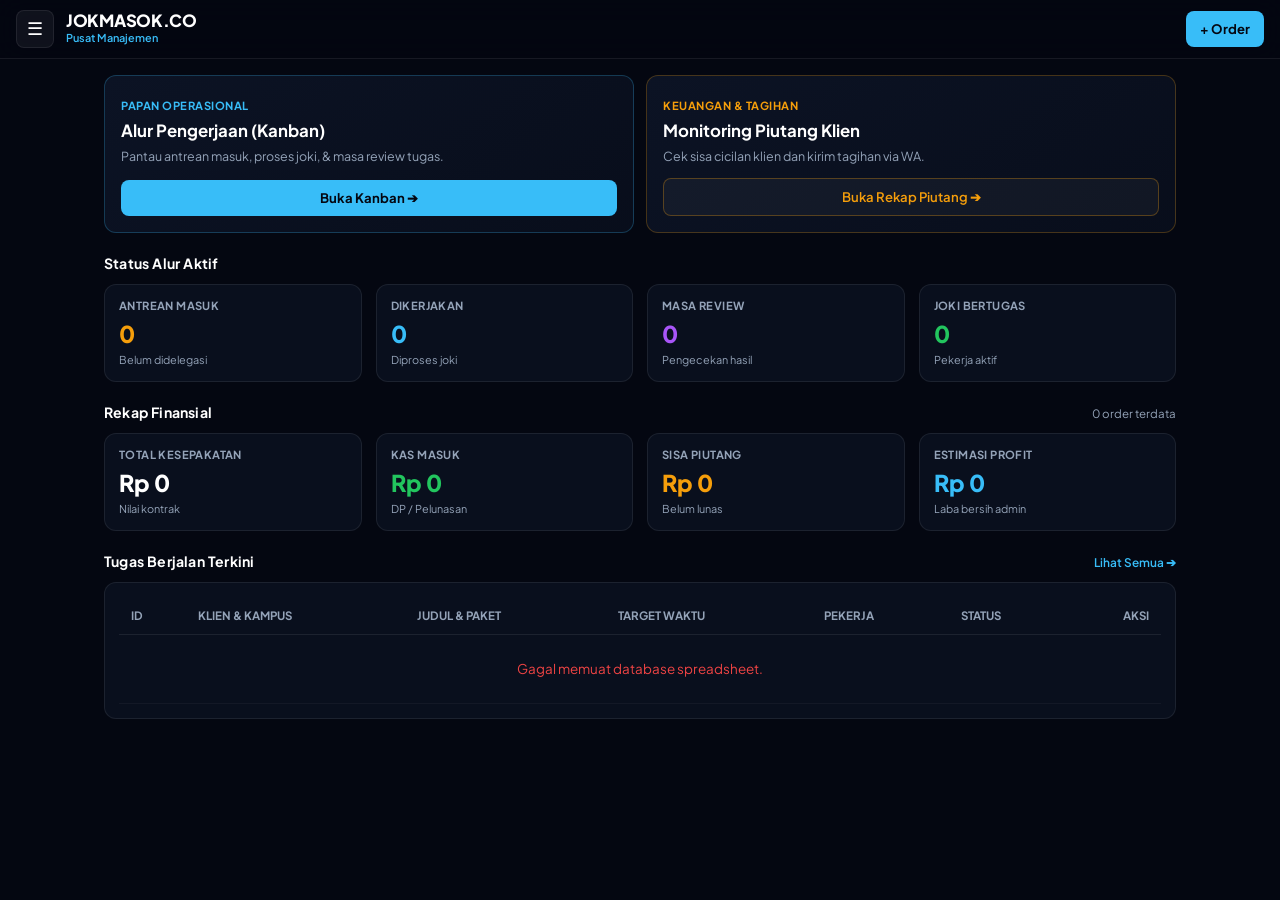
<file: index.html>
<!DOCTYPE html>
<html lang="id">
<head>
  <meta charset="UTF-8" />
  <meta name="viewport" content="width=device-width, initial-scale=1.0, maximum-scale=1.0, user-scalable=no, viewport-fit=cover" />
  <title>Dashboard Utama - JOKMASOK.CO</title>
  <link rel="preconnect" href="https://fonts.googleapis.com" />
  <link rel="preconnect" href="https://fonts.gstatic.com" crossorigin />
  <link href="https://fonts.googleapis.com/css2?family=Plus+Jakarta+Sans:wght@400;500;600;700;800&display=swap" rel="stylesheet" />
  <link rel="stylesheet" href="style.css" />
</head>
<body>

  <!-- Menu Drawer Samping -->
  <aside id="menu-drawer" class="menu-drawer">
    <div style="display: flex; justify-content: space-between; align-items: center;">
      <div>
        <div style="font-weight: 800; font-size: 1.05rem; color: #fff;">JOKMASOK.CO</div>
        <div style="font-size: 0.68rem; color: var(--accent-cyan);">Jasa Joki Aman dan Terpercaya</div>
      </div>
      <button id="btn-close-menu" class="btn-icon" aria-label="Tutup Menu">✕</button>
    </div>

    <nav class="nav-links">
      <a href="index.html" class="nav-link active">📊 Dashboard Utama</a>
      <a href="alur-tugas.html" class="nav-link">📋 Alur Tugas (Kanban)</a>
      <a href="piutang-klien.html" class="nav-link">💰 Rekap Piutang Klien</a>
      <a href="tambah-order.html" class="nav-link">➕ Catat Order Baru</a>
      <button id="menu-refresh" class="nav-link" style="background: none; border: none; width: 100%; cursor: pointer;">🔄 Sinkronkan Database</button>
    </nav>
  </aside>
  <div id="sidebar-overlay" class="menu-overlay"></div>

  <!-- Header Sticky -->
  <header class="app-header">
    <div class="brand-wrapper">
      <button id="btn-open-menu" class="btn-icon" aria-label="Buka Menu">☰</button>
      <div>
        <div class="brand-title">JOKMASOK.CO</div>
        <div class="brand-tagline">Pusat Manajemen</div>
      </div>
    </div>
    <a href="tambah-order.html" class="btn-primary">+ Order</a>
  </header>

  <main class="app-container">

    <!-- 1. Menu Pintasan -->
    <section class="hub-shortcuts">
      <div class="hub-card cyan">
        <div>
          <span class="hub-badge" style="color: var(--accent-cyan);">Papan Operasional</span>
          <h2 class="hub-title">Alur Pengerjaan (Kanban)</h2>
          <p class="hub-desc">Pantau antrean masuk, proses joki, & masa review tugas.</p>
        </div>
        <a href="alur-tugas.html" class="btn-primary" style="width: 100%;">Buka Kanban ➔</a>
      </div>

      <div class="hub-card amber">
        <div>
          <span class="hub-badge" style="color: var(--status-queue);">Keuangan & Tagihan</span>
          <h2 class="hub-title">Monitoring Piutang Klien</h2>
          <p class="hub-desc">Cek sisa cicilan klien dan kirim tagihan via WA.</p>
        </div>
        <a href="piutang-klien.html" class="btn-secondary" style="width: 100%; border-color: rgba(245, 158, 11, 0.3); color: var(--status-queue);">Buka Rekap Piutang ➔</a>
      </div>
    </section>

    <!-- 2. Status Penugasan -->
    <div class="section-header">
      <h3 class="section-title">Status Alur Aktif</h3>
    </div>
    <section class="metrics-row">
      <div class="metric-box">
        <div class="metric-label">Antrean Masuk</div>
        <div class="metric-val" id="stat-queue" style="color: var(--status-queue);">0</div>
        <div class="metric-hint">Belum didelegasi</div>
      </div>
      <div class="metric-box">
        <div class="metric-label">Dikerjakan</div>
        <div class="metric-val" id="stat-progress" style="color: var(--status-progress);">0</div>
        <div class="metric-hint">Diproses joki</div>
      </div>
      <div class="metric-box">
        <div class="metric-label">Masa Review</div>
        <div class="metric-val" id="stat-review" style="color: var(--status-review);">0</div>
        <div class="metric-hint">Pengecekan hasil</div>
      </div>
      <div class="metric-box">
        <div class="metric-label">Joki Bertugas</div>
        <div class="metric-val" id="stat-workers" style="color: var(--status-success);">0</div>
        <div class="metric-hint">Pekerja aktif</div>
      </div>
    </section>

    <!-- 3. Rekap Finansial -->
    <div class="section-header">
      <h3 class="section-title">Rekap Finansial</h3>
      <span id="label-order-total" class="section-subtitle">0 order terdata</span>
    </div>
    <section class="metrics-row">
      <div class="metric-box">
        <div class="metric-label">Total Kesepakatan</div>
        <div class="metric-val" id="fin-deal">Rp 0</div>
        <div class="metric-hint">Nilai kontrak</div>
      </div>
      <div class="metric-box">
        <div class="metric-label">Kas Masuk</div>
        <div class="metric-val" id="fin-paid" style="color: var(--status-success);">Rp 0</div>
        <div class="metric-hint">DP / Pelunasan</div>
      </div>
      <div class="metric-box">
        <div class="metric-label">Sisa Piutang</div>
        <div class="metric-val" id="fin-remaining" style="color: var(--status-queue);">Rp 0</div>
        <div class="metric-hint">Belum lunas</div>
      </div>
      <div class="metric-box">
        <div class="metric-label">Estimasi Profit</div>
        <div class="metric-val" id="fin-profit" style="color: var(--accent-cyan);">Rp 0</div>
        <div class="metric-hint">Laba bersih admin</div>
      </div>
    </section>

    <!-- 4. Tugas Berjalan Terkini -->
    <div class="section-header">
      <h3 class="section-title">Tugas Berjalan Terkini</h3>
      <a href="alur-tugas.html" style="font-size: 0.74rem; color: var(--accent-cyan); text-decoration: none; font-weight: 600;">Lihat Semua ➔</a>
    </div>

    <div class="table-panel">
      <table class="data-table">
        <thead>
          <tr>
            <th>ID</th>
            <th>Klien & Kampus</th>
            <th>Judul & Paket</th>
            <th>Target Waktu</th>
            <th>Pekerja</th>
            <th>Status</th>
            <th style="text-align: right;">Aksi</th>
          </tr>
        </thead>
        <tbody id="table-recent-body">
          <tr>
            <td colspan="7" style="text-align: center; color: var(--text-muted); padding: 24px;">Menyinkronkan data database...</td>
          </tr>
        </tbody>
      </table>
    </div>

  </main>

  <script src="script.js"></script>
</body>
</html>
</file>
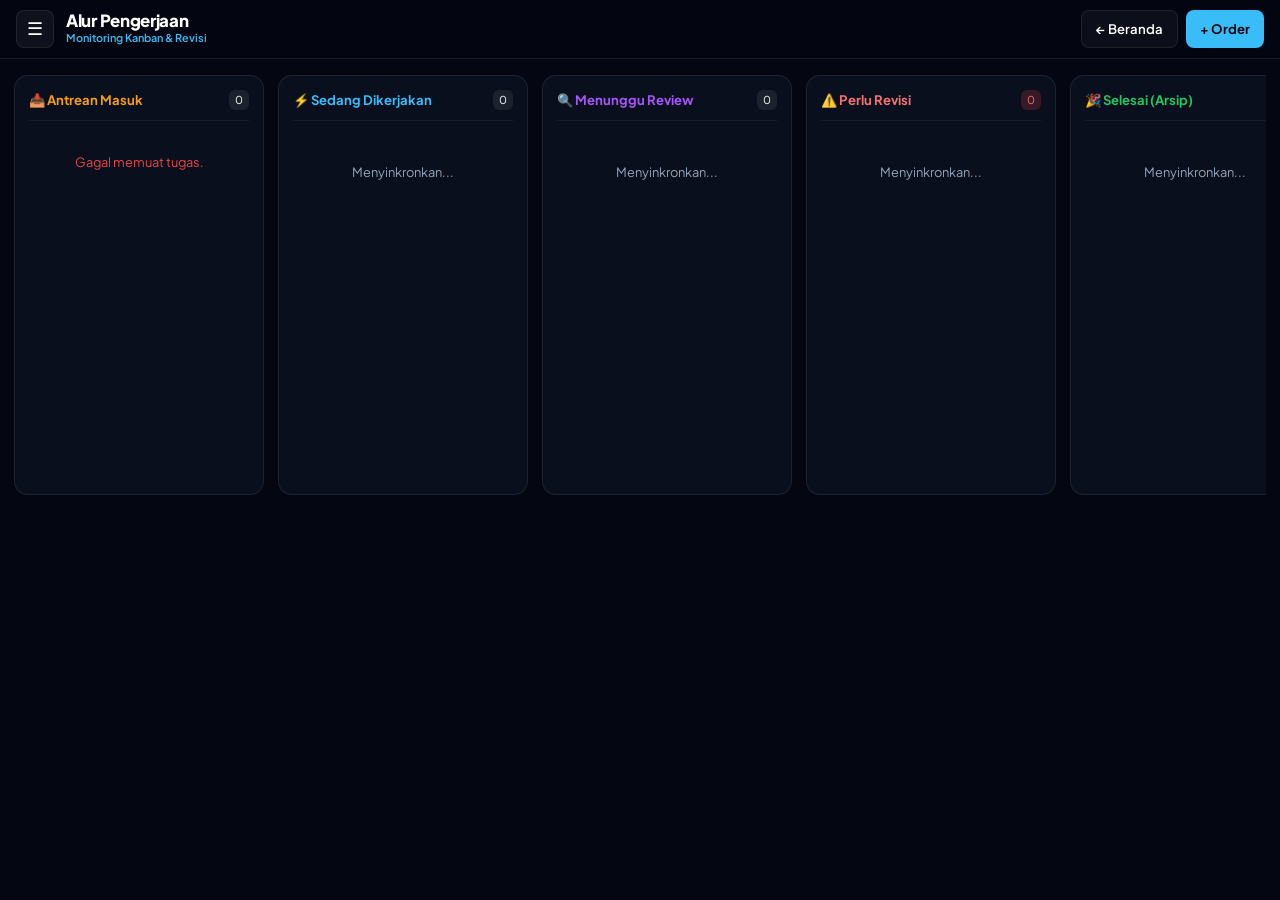
<file: alur-tugas.html>
<!DOCTYPE html>
<html lang="id">
<head>
  <meta charset="UTF-8" />
  <meta name="viewport" content="width=device-width, initial-scale=1.0, maximum-scale=1.0, user-scalable=no, viewport-fit=cover" />
  <title>Alur Pengerjaan Tugas (Kanban) - JOKMASOK.CO</title>
  <link rel="preconnect" href="https://fonts.googleapis.com" />
  <link rel="preconnect" href="https://fonts.gstatic.com" crossorigin />
  <link href="https://fonts.googleapis.com/css2?family=Plus+Jakarta+Sans:wght@400;500;600;700;800&display=swap" rel="stylesheet" />
  <link rel="stylesheet" href="style.css" />
  <style>
    /* Tab Switcher Horizontal Scroll di HP */
    .kanban-tabs-mobile {
      display: flex;
      gap: 6px;
      background: var(--panel-bg);
      padding: 6px;
      border-radius: 12px;
      border: 1px solid var(--panel-border);
      margin-bottom: 16px;
      overflow-x: auto;
      white-space: nowrap;
      position: sticky;
      top: 60px;
      z-index: 50;
      -webkit-overflow-scrolling: touch;
    }

    .k-tab-btn {
      flex: 0 0 auto;
      background: transparent;
      border: none;
      color: var(--text-muted);
      font-size: 0.74rem;
      font-weight: 700;
      padding: 8px 12px;
      border-radius: 8px;
      cursor: pointer;
      display: inline-flex;
      align-items: center;
      gap: 6px;
      transition: all 0.2s ease;
    }

    .k-tab-btn.active {
      background: var(--panel-card);
      color: #fff;
      box-shadow: 0 2px 8px rgba(0, 0, 0, 0.4);
    }

    .k-badge {
      background: rgba(255, 255, 255, 0.08);
      padding: 2px 6px;
      border-radius: 6px;
      font-size: 0.68rem;
    }

    /* Papan Kanban Grid */
    .kanban-board {
      display: grid;
      grid-template-columns: repeat(5, minmax(250px, 1fr));
      gap: 14px;
      align-items: flex-start;
      overflow-x: auto;
      padding-bottom: 20px;
    }

    .kanban-col {
      background: var(--panel-bg);
      border: 1px solid var(--panel-border);
      border-radius: 14px;
      padding: 14px;
      display: flex;
      flex-direction: column;
      gap: 12px;
      min-height: 420px;
    }

    .col-header {
      display: flex;
      justify-content: space-between;
      align-items: center;
      padding-bottom: 10px;
      border-bottom: 1px solid rgba(255, 255, 255, 0.06);
    }

    .col-title {
      font-size: 0.82rem;
      font-weight: 700;
      display: flex;
      align-items: center;
      gap: 6px;
    }

    .cards-wrapper {
      display: flex;
      flex-direction: column;
      gap: 10px;
    }

    .kanban-task-card {
      background: var(--panel-card);
      border: 1px solid var(--panel-border);
      border-radius: 12px;
      padding: 13px;
      display: flex;
      flex-direction: column;
      gap: 8px;
      transition: transform 0.2s ease, border-color 0.2s ease;
    }

    .kanban-task-card:hover {
      transform: translateY(-2px);
      border-color: rgba(255, 255, 255, 0.16);
    }

    .revision-pill {
      background: rgba(239, 68, 68, 0.15);
      border: 1px solid rgba(239, 68, 68, 0.35);
      color: #f87171;
      font-size: 0.68rem;
      font-weight: 800;
      padding: 2px 7px;
      border-radius: 6px;
      display: inline-flex;
      align-items: center;
      gap: 4px;
    }

    @media (max-width: 900px) {
      .kanban-board {
        grid-template-columns: 1fr;
        overflow-x: visible;
      }

      .kanban-col {
        display: none;
      }

      .kanban-col.active-col {
        display: flex;
      }
    }

    @media (min-width: 901px) {
      .kanban-tabs-mobile {
        display: none;
      }
      .kanban-col {
        display: flex !important;
      }
    }
  </style>
</head>
<body>

  <!-- Drawer Samping -->
  <aside id="menu-drawer" class="menu-drawer">
    <div style="display: flex; justify-content: space-between; align-items: center;">
      <div>
        <div style="font-weight: 800; font-size: 1.05rem; color: #fff;">JOKMASOK.CO</div>
        <div style="font-size: 0.68rem; color: var(--accent-cyan);">Jasa Joki Aman dan Terpercaya</div>
      </div>
      <button id="btn-close-menu" class="btn-icon" aria-label="Tutup Menu">✕</button>
    </div>

    <nav class="nav-links">
      <a href="index.html" class="nav-link">📊 Dashboard Utama</a>
      <a href="alur-tugas.html" class="nav-link active">📋 Alur Tugas (Kanban)</a>
      <a href="piutang-klien.html" class="nav-link">💰 Rekap Piutang Klien</a>
      <a href="tambah-order.html" class="nav-link">➕ Catat Order Baru</a>
      <button id="menu-refresh" class="nav-link" style="background: none; border: none; width: 100%; cursor: pointer;">🔄 Sinkronkan Database</button>
    </nav>
  </aside>
  <div id="sidebar-overlay" class="menu-overlay"></div>

  <!-- Header Sticky -->
  <header class="app-header">
    <div class="brand-wrapper">
      <button id="btn-open-menu" class="btn-icon" aria-label="Buka Menu">☰</button>
      <div>
        <div class="brand-title">Alur Pengerjaan</div>
        <div class="brand-tagline">Monitoring Kanban & Revisi</div>
      </div>
    </div>
    <div style="display: flex; gap: 8px;">
      <a href="index.html" class="btn-secondary">← Beranda</a>
      <a href="tambah-order.html" class="btn-primary">+ Order</a>
    </div>
  </header>

  <main class="app-container" style="max-width: 1400px;">

    <!-- Tab Filter Cepat (Tampil di Layar HP) -->
    <div class="kanban-tabs-mobile">
      <button type="button" class="k-tab-btn active" data-target="col-queue" style="color: var(--status-queue);">
        Antrean <span class="k-badge" id="m-count-queue">0</span>
      </button>
      <button type="button" class="k-tab-btn" data-target="col-progress" style="color: var(--status-progress);">
        Dikerjakan <span class="k-badge" id="m-count-progress">0</span>
      </button>
      <button type="button" class="k-tab-btn" data-target="col-review" style="color: var(--status-review);">
        Review <span class="k-badge" id="m-count-review">0</span>
      </button>
      <button type="button" class="k-tab-btn" data-target="col-revision" style="color: #ef4444;">
        Revisi <span class="k-badge" id="m-count-revision">0</span>
      </button>
      <button type="button" class="k-tab-btn" data-target="col-done" style="color: var(--status-success);">
        Selesai <span class="k-badge" id="m-count-done">0</span>
      </button>
    </div>

    <!-- Papan Kanban 5 Kolom Lengkap -->
    <div class="kanban-board">
      
      <!-- 1. Antrean Masuk -->
      <section id="col-queue" class="kanban-col active-col">
        <div class="col-header">
          <div class="col-title" style="color: var(--status-queue);">
            <span>📥 Antrean Masuk</span>
          </div>
          <span class="k-badge" id="badge-count-queue">0</span>
        </div>
        <div id="list-queue" class="cards-wrapper">
          <p style="color: var(--text-muted); font-size: 0.8rem; text-align: center; padding: 30px 0;">Menyinkronkan...</p>
        </div>
      </section>

      <!-- 2. Sedang Dikerjakan -->
      <section id="col-progress" class="kanban-col">
        <div class="col-header">
          <div class="col-title" style="color: var(--status-progress);">
            <span>⚡ Sedang Dikerjakan</span>
          </div>
          <span class="k-badge" id="badge-count-progress">0</span>
        </div>
        <div id="list-progress" class="cards-wrapper">
          <p style="color: var(--text-muted); font-size: 0.8rem; text-align: center; padding: 30px 0;">Menyinkronkan...</p>
        </div>
      </section>

      <!-- 3. Masa Review -->
      <section id="col-review" class="kanban-col">
        <div class="col-header">
          <div class="col-title" style="color: var(--status-review);">
            <span>🔍 Menunggu Review</span>
          </div>
          <span class="k-badge" id="badge-count-review">0</span>
        </div>
        <div id="list-review" class="cards-wrapper">
          <p style="color: var(--text-muted); font-size: 0.8rem; text-align: center; padding: 30px 0;">Menyinkronkan...</p>
        </div>
      </section>

      <!-- 4. Perlu Revisi -->
      <section id="col-revision" class="kanban-col">
        <div class="col-header">
          <div class="col-title" style="color: #f87171;">
            <span>⚠️ Perlu Revisi</span>
          </div>
          <span class="k-badge" id="badge-count-revision" style="background: rgba(239, 68, 68, 0.2); color: #f87171;">0</span>
        </div>
        <div id="list-revision" class="cards-wrapper">
          <p style="color: var(--text-muted); font-size: 0.8rem; text-align: center; padding: 30px 0;">Menyinkronkan...</p>
        </div>
      </section>

      <!-- 5. Selesai (Arsip) -->
      <section id="col-done" class="kanban-col">
        <div class="col-header">
          <div class="col-title" style="color: var(--status-success);">
            <span>🎉 Selesai (Arsip)</span>
          </div>
          <span class="k-badge" id="badge-count-done" style="background: rgba(34, 197, 94, 0.2); color: #4ade80;">0</span>
        </div>
        <div id="list-done" class="cards-wrapper">
          <p style="color: var(--text-muted); font-size: 0.8rem; text-align: center; padding: 30px 0;">Menyinkronkan...</p>
        </div>
      </section>

    </div>

  </main>

  <script src="alur-tugas.js"></script>
</body>
</html>
</file>
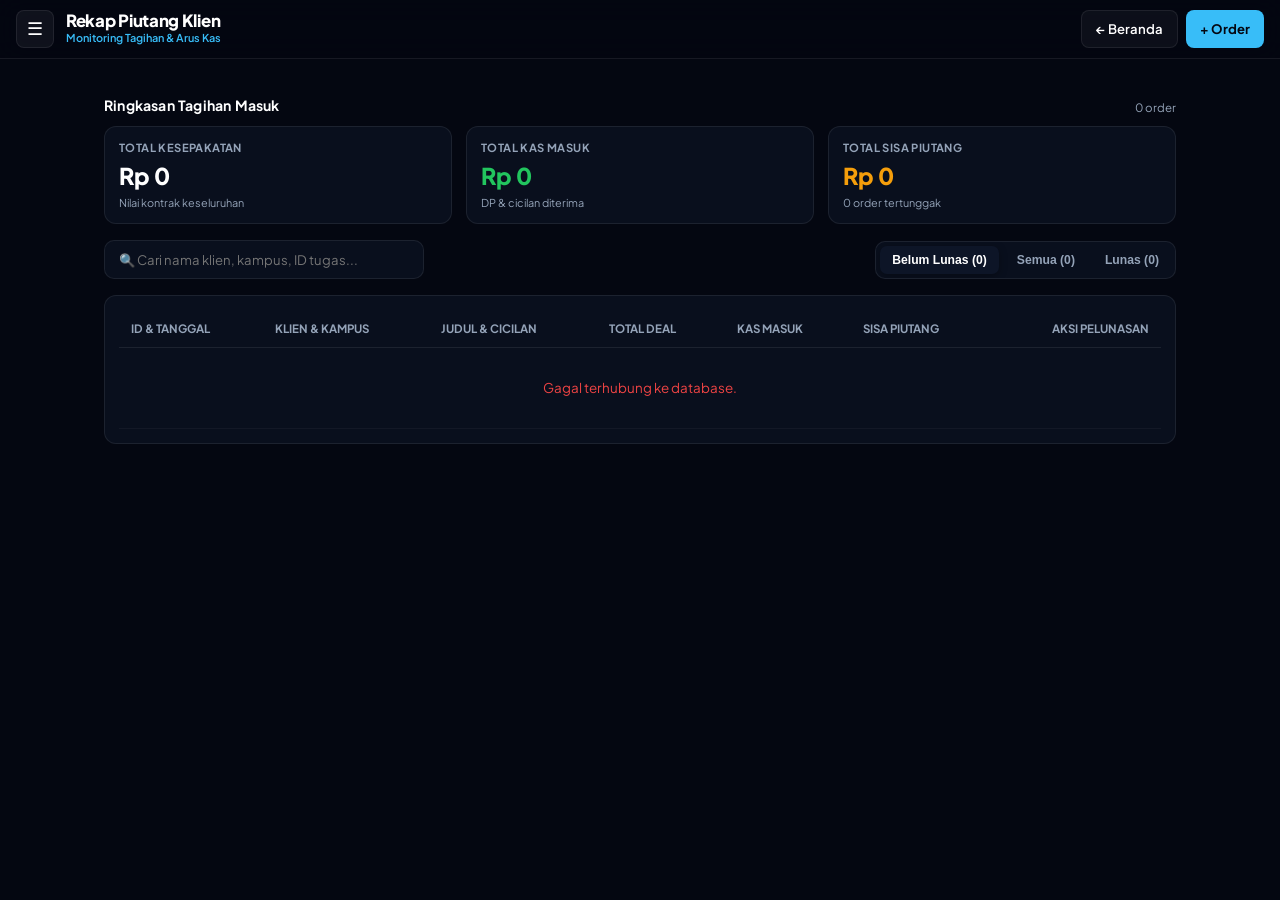
<file: piutang-klien.html>
<!DOCTYPE html>
<html lang="id">
<head>
  <meta charset="UTF-8" />
  <meta name="viewport" content="width=device-width, initial-scale=1.0, maximum-scale=1.0, user-scalable=no, viewport-fit=cover" />
  <title>Rekap Piutang Klien - JOKMASOK.CO</title>
  <link rel="preconnect" href="https://fonts.googleapis.com" />
  <link rel="preconnect" href="https://fonts.gstatic.com" crossorigin />
  <link href="https://fonts.googleapis.com/css2?family=Plus+Jakarta+Sans:wght@400;500;600;700;800&display=swap" rel="stylesheet" />
  <link rel="stylesheet" href="style.css" />
  <style>
    .receivables-header-bar {
      display: flex;
      flex-direction: column;
      gap: 12px;
      margin-bottom: 16px;
    }

    @media (min-width: 641px) {
      .receivables-header-bar {
        flex-direction: row;
        justify-content: space-between;
        align-items: center;
      }
    }

    .search-box {
      background: var(--panel-bg);
      border: 1px solid var(--panel-border);
      border-radius: 10px;
      padding: 10px 14px;
      color: #fff;
      font-size: 0.82rem;
      outline: none;
      width: 100%;
      max-width: 320px;
      font-family: inherit;
    }

    .search-box:focus {
      border-color: var(--accent-cyan);
    }

    .filter-tabs {
      display: flex;
      gap: 6px;
      background: var(--panel-bg);
      padding: 4px;
      border-radius: 10px;
      border: 1px solid var(--panel-border);
      overflow-x: auto;
    }

    .tab-item {
      background: transparent;
      border: none;
      color: var(--text-muted);
      font-size: 0.76rem;
      font-weight: 700;
      padding: 7px 12px;
      border-radius: 7px;
      cursor: pointer;
      white-space: nowrap;
      transition: all 0.2s ease;
    }

    .tab-item.active {
      background: var(--panel-card);
      color: #fff;
      box-shadow: 0 2px 8px rgba(0, 0, 0, 0.3);
    }

    .btn-wa-tagihan {
      background: rgba(34, 197, 94, 0.12);
      border: 1px solid rgba(34, 197, 94, 0.3);
      color: #4ade80;
      font-size: 0.74rem;
      font-weight: 700;
      padding: 6px 10px;
      border-radius: 6px;
      text-decoration: none;
      display: inline-flex;
      align-items: center;
      gap: 4px;
      transition: opacity 0.2s;
    }

    .btn-wa-tagihan:hover {
      opacity: 0.85;
    }

    .status-lunas {
      color: var(--status-success);
      font-weight: 700;
      font-size: 0.75rem;
    }
  </style>
</head>
<body>

  <aside id="menu-drawer" class="menu-drawer">
    <div style="display: flex; justify-content: space-between; align-items: center;">
      <div>
        <div style="font-weight: 800; font-size: 1.05rem; color: #fff;">JOKMASOK.CO</div>
        <div style="font-size: 0.68rem; color: var(--accent-cyan);">Jasa Joki Aman dan Terpercaya</div>
      </div>
      <button id="btn-close-menu" class="btn-icon" aria-label="Tutup Menu">✕</button>
    </div>

    <nav class="nav-links">
      <a href="index.html" class="nav-link">📊 Dashboard Utama</a>
      <a href="alur-tugas.html" class="nav-link">📋 Alur Tugas (Kanban)</a>
      <a href="piutang-klien.html" class="nav-link active">💰 Rekap Piutang Klien</a>
      <a href="tambah-order.html" class="nav-link">➕ Catat Order Baru</a>
      <button id="menu-refresh" class="nav-link" style="background: none; border: none; width: 100%; cursor: pointer;">🔄 Sinkronkan Database</button>
    </nav>
  </aside>
  <div id="sidebar-overlay" class="menu-overlay"></div>

  <header class="app-header">
    <div class="brand-wrapper">
      <button id="btn-open-menu" class="btn-icon" aria-label="Buka Menu">☰</button>
      <div>
        <div class="brand-title">Rekap Piutang Klien</div>
        <div class="brand-tagline">Monitoring Tagihan & Arus Kas</div>
      </div>
    </div>
    <div style="display: flex; gap: 8px;">
      <a href="index.html" class="btn-secondary">← Beranda</a>
      <a href="tambah-order.html" class="btn-primary">+ Order</a>
    </div>
  </header>

  <main class="app-container">

    <div class="section-header">
      <h3 class="section-title">Ringkasan Tagihan Masuk</h3>
      <span id="label-orders-count" class="section-subtitle">0 order</span>
    </div>
    <section class="metrics-row" style="grid-template-columns: repeat(auto-fit, minmax(200px, 1fr));">
      <div class="metric-box">
        <div class="metric-label">Total Kesepakatan</div>
        <div class="metric-val" id="sum-total-deal">Rp 0</div>
        <div class="metric-hint">Nilai kontrak keseluruhan</div>
      </div>
      <div class="metric-box">
        <div class="metric-label">Total Kas Masuk</div>
        <div class="metric-val" id="sum-amount-paid" style="color: var(--status-success);">Rp 0</div>
        <div class="metric-hint">DP & cicilan diterima</div>
      </div>
      <div class="metric-box">
        <div class="metric-label">Total Sisa Piutang</div>
        <div class="metric-val" id="sum-remaining" style="color: var(--status-queue);">Rp 0</div>
        <div class="metric-hint" id="hint-unpaid-orders">0 order tertunggak</div>
      </div>
    </section>

    <div class="receivables-header-bar">
      <input type="text" id="search-input" class="search-box" placeholder="🔍 Cari nama klien, kampus, ID tugas..." />

      <div class="filter-tabs">
        <button type="button" class="tab-item active" data-filter="unpaid">
          Belum Lunas (<span id="badge-tab-unpaid">0</span>)
        </button>
        <button type="button" class="tab-item" data-filter="all">
          Semua (<span id="badge-tab-all">0</span>)
        </button>
        <button type="button" class="tab-item" data-filter="paid">
          Lunas (<span id="badge-tab-paid">0</span>)
        </button>
      </div>
    </div>

    <div class="table-panel">
      <table class="data-table">
        <thead>
          <tr>
            <th>ID & Tanggal</th>
            <th>Klien & Kampus</th>
            <th>Judul & Cicilan</th>
            <th>Total Deal</th>
            <th>Kas Masuk</th>
            <th>Sisa Piutang</th>
            <th style="text-align: right;">Aksi Pelunasan</th>
          </tr>
        </thead>
        <tbody id="table-receivables-body">
          <tr>
            <td colspan="7" style="text-align: center; color: var(--text-muted); padding: 30px;">Menyinkronkan data tagihan...</td>
          </tr>
        </tbody>
      </table>
    </div>

  </main>

  <script>
    const API_URL = "https://script.google.com/macros/s/AKfycbxgwyni7Nhd3OfDD9-manjDxLMxlhhfMTYyZ_dQqbTffcP61SidX2C4ayyUXBh-RObB/exec";

    let rawTasks = [];
    let activeFilter = 'unpaid';

    const parseNominal = (val) => {
      if (val === null || val === undefined || val === '') return 0;
      if (typeof val === 'number') return isNaN(val) ? 0 : val;
      const str = String(val).replace(/Rp\s?/gi, '').replace(/\./g, '').replace(/,/g, '.').trim();
      const num = parseFloat(str);
      return isNaN(num) ? 0 : Math.round(num);
    };

    const formatRupiah = (val) => {
      const cleanNum = parseNominal(val);
      return "Rp " + cleanNum.toLocaleString('id-ID');
    };

    const escapeHtml = (text) => {
      const map = { '&': '&amp;', '<': '&lt;', '>': '&gt;', '"': '&quot;', "'": '&#039;' };
      return String(text || '').replace(/[&<>"']/g, (m) => map[m]);
    };

    const fetchReceivables = async () => {
      try {
        const tbody = document.getElementById('table-receivables-body');
        tbody.innerHTML = '<tr><td colspan="7" style="text-align: center; color: var(--text-muted); padding: 30px;">Memuat data tagihan terbaru...</td></tr>';

        const res = await fetch(`${API_URL}?_nocache=${Date.now()}`, {
          method: 'GET',
          cache: 'no-store'
        });

        if (!res.ok) throw new Error("Gagal mengambil data");

        const data = await res.json();
        rawTasks = Array.isArray(data) ? data : [];
        renderReceivables();
      } catch (err) {
        console.error(err);
        document.getElementById('table-receivables-body').innerHTML = '<tr><td colspan="7" style="text-align: center; color: #ef4444; padding: 30px;">Gagal terhubung ke database.</td></tr>';
      }
    };

    const renderReceivables = () => {
      let sumDeal = 0;
      let sumPaid = 0;
      let sumRemaining = 0;

      let countUnpaid = 0;
      let countPaid = 0;

      rawTasks.forEach((t) => {
        const deal = parseNominal(t.totalDeal);
        const paid = parseNominal(t.amountPaid);
        const remaining = Math.max(0, deal - paid);

        sumDeal += deal;
        sumPaid += paid;
        sumRemaining += remaining;

        if (remaining > 0) {
          countUnpaid++;
        } else {
          countPaid++;
        }
      });

      document.getElementById('sum-total-deal').textContent = formatRupiah(sumDeal);
      document.getElementById('sum-amount-paid').textContent = formatRupiah(sumPaid);
      document.getElementById('sum-remaining').textContent = formatRupiah(sumRemaining);
      document.getElementById('label-orders-count').textContent = `${rawTasks.length} total order`;
      document.getElementById('hint-unpaid-orders').textContent = `${countUnpaid} order belum terlunasi`;

      document.getElementById('badge-tab-unpaid').textContent = countUnpaid;
      document.getElementById('badge-tab-all').textContent = rawTasks.length;
      document.getElementById('badge-tab-paid').textContent = countPaid;

      const searchQuery = document.getElementById('search-input').value.toLowerCase().trim();

      const filtered = rawTasks.filter((item) => {
        const deal = parseNominal(item.totalDeal);
        const paid = parseNominal(item.amountPaid);
        const remaining = Math.max(0, deal - paid);

        if (activeFilter === 'unpaid' && remaining <= 0) return false;
        if (activeFilter === 'paid' && remaining > 0) return false;

        if (searchQuery) {
          const matchId = String(item.id || '').toLowerCase().includes(searchQuery);
          const matchClient = String(item.clientName || '').toLowerCase().includes(searchQuery);
          const matchInst = String(item.institution || '').toLowerCase().includes(searchQuery);
          const matchTitle = String(item.taskTitle || '').toLowerCase().includes(searchQuery);
          return matchId || matchClient || matchInst || matchTitle;
        }

        return true;
      });

      const tbody = document.getElementById('table-receivables-body');
      if (filtered.length === 0) {
        tbody.innerHTML = '<tr><td colspan="7" style="text-align: center; color: var(--text-muted); padding: 36px;">Tidak ada data tagihan yang sesuai kriteria.</td></tr>';
        return;
      }

      tbody.innerHTML = '';

      filtered.forEach((item) => {
        const deal = parseNominal(item.totalDeal);
        const paid = parseNominal(item.amountPaid);
        const remaining = Math.max(0, deal - paid);

        let waAction = '';
        const cleanPhone = String(item.phone || '').replace(/[^0-9]/g, '');
        const internationalPhone = cleanPhone.startsWith('0') ? '62' + cleanPhone.slice(1) : cleanPhone;

        if (remaining > 0 && cleanPhone) {
          const msg = 
            `Halo Kak *${item.clientName}*, salam dari tim *JOKMASOK.CO* 🙏%0A%0A` +
            `Menginformasikan rekap status tagihan untuk pengerjaan tugas:%0A` +
            `• *ID Tugas:* ${item.id}%0A` +
            `• *Judul:* ${item.taskTitle}%0A` +
            `• *Total Kesepakatan:* ${formatRupiah(deal)}%0A` +
            `• *Sudah Dibayar:* ${formatRupiah(paid)}%0A` +
            `• *Sisa Pelunasan:* *${formatRupiah(remaining)}*%0A%0A` +
            `Apabila ada pembayaran termin lanjutan, bukti transfernya bisa dikirimkan ke kontak ini ya. Terima kasih banyak! ✨`;

          waAction = `<a href="https://wa.me/${internationalPhone}?text=${msg}" target="_blank" class="btn-wa-tagihan">💬 Tagih WA</a>`;
        } else if (remaining <= 0) {
          waAction = `<span class="status-lunas">✓ Lunas</span>`;
        }

        const installmentBadge = (item.installmentDetail && item.installmentDetail !== '-')
          ? `<div style="font-size: 0.7rem; color: #fbbf24; margin-top: 2px;">⚡ ${escapeHtml(item.installmentDetail)}</div>`
          : `<div style="font-size: 0.7rem; color: var(--text-muted); margin-top: 2px;">Standar Penuh</div>`;

        const tr = document.createElement('tr');
        tr.innerHTML = `
          <td>
            <div class="m-top">
              <strong style="font-size: 0.78rem; color: var(--text-muted);">${escapeHtml(item.id)}</strong>
              <span style="font-size: 0.72rem; color: var(--text-muted);">${escapeHtml(item.date || '-')}</span>
            </div>
          </td>
          <td>
            <div style="font-weight: 700; color: #fff;">${escapeHtml(item.clientName)}</div>
            <div style="font-size: 0.74rem; color: var(--text-muted);">${escapeHtml(item.institution || '-')}</div>
          </td>
          <td>
            <div style="font-weight: 500; font-size: 0.82rem; color: #cbd5e1;">${escapeHtml(item.taskTitle)}</div>
            ${installmentBadge}
          </td>
          <td>
            <span style="color: var(--text-muted); font-size: 0.72rem;" class="m-hint-label">Deal: </span>
            <strong>${formatRupiah(deal)}</strong>
          </td>
          <td>
            <span style="color: var(--text-muted); font-size: 0.72rem;" class="m-hint-label">Masuk: </span>
            <span style="color: var(--status-success); font-weight: 700;">${formatRupiah(paid)}</span>
          </td>
          <td>
            <span style="color: var(--text-muted); font-size: 0.72rem;" class="m-hint-label">Sisa: </span>
            <span style="font-weight: 800; color: ${remaining > 0 ? 'var(--status-queue)' : '#94a3b8'};">
              ${formatRupiah(remaining)}
            </span>
          </td>
          <td class="m-action">
            <div style="display: flex; gap: 8px; justify-content: flex-end; align-items: center; width: 100%;">
              ${waAction}
              <a href="kelola-order.html?id=${encodeURIComponent(item.id)}" class="btn-secondary" style="font-size: 0.74rem; padding: 6px 10px;">Input Bayar</a>
            </div>
          </td>
        `;
        tbody.appendChild(tr);
      });
    };

    document.querySelectorAll('.tab-item').forEach((btn) => {
      btn.addEventListener('click', () => {
        document.querySelectorAll('.tab-item').forEach((b) => b.classList.remove('active'));
        btn.classList.add('active');
        activeFilter = btn.getAttribute('data-filter');
        renderReceivables();
      });
    });

    document.getElementById('search-input').addEventListener('input', renderReceivables);

    const btnOpenMenu = document.getElementById('btn-open-menu');
    const btnCloseMenu = document.getElementById('btn-close-menu');
    const menuDrawer = document.getElementById('menu-drawer');
    const sidebarOverlay = document.getElementById('sidebar-overlay');
    const menuRefresh = document.getElementById('menu-refresh');

    const openDrawer = () => { menuDrawer.classList.add('open'); sidebarOverlay.classList.add('active'); };
    const closeDrawer = () => { menuDrawer.classList.remove('open'); sidebarOverlay.classList.remove('active'); };

    if (btnOpenMenu) btnOpenMenu.addEventListener('click', openDrawer);
    if (btnCloseMenu) btnCloseMenu.addEventListener('click', closeDrawer);
    if (sidebarOverlay) sidebarOverlay.addEventListener('click', closeDrawer);

    if (menuRefresh) {
      menuRefresh.addEventListener('click', () => {
        closeDrawer();
        fetchReceivables();
      });
    }

    fetchReceivables();
  </script>
</body>
</html>
</file>
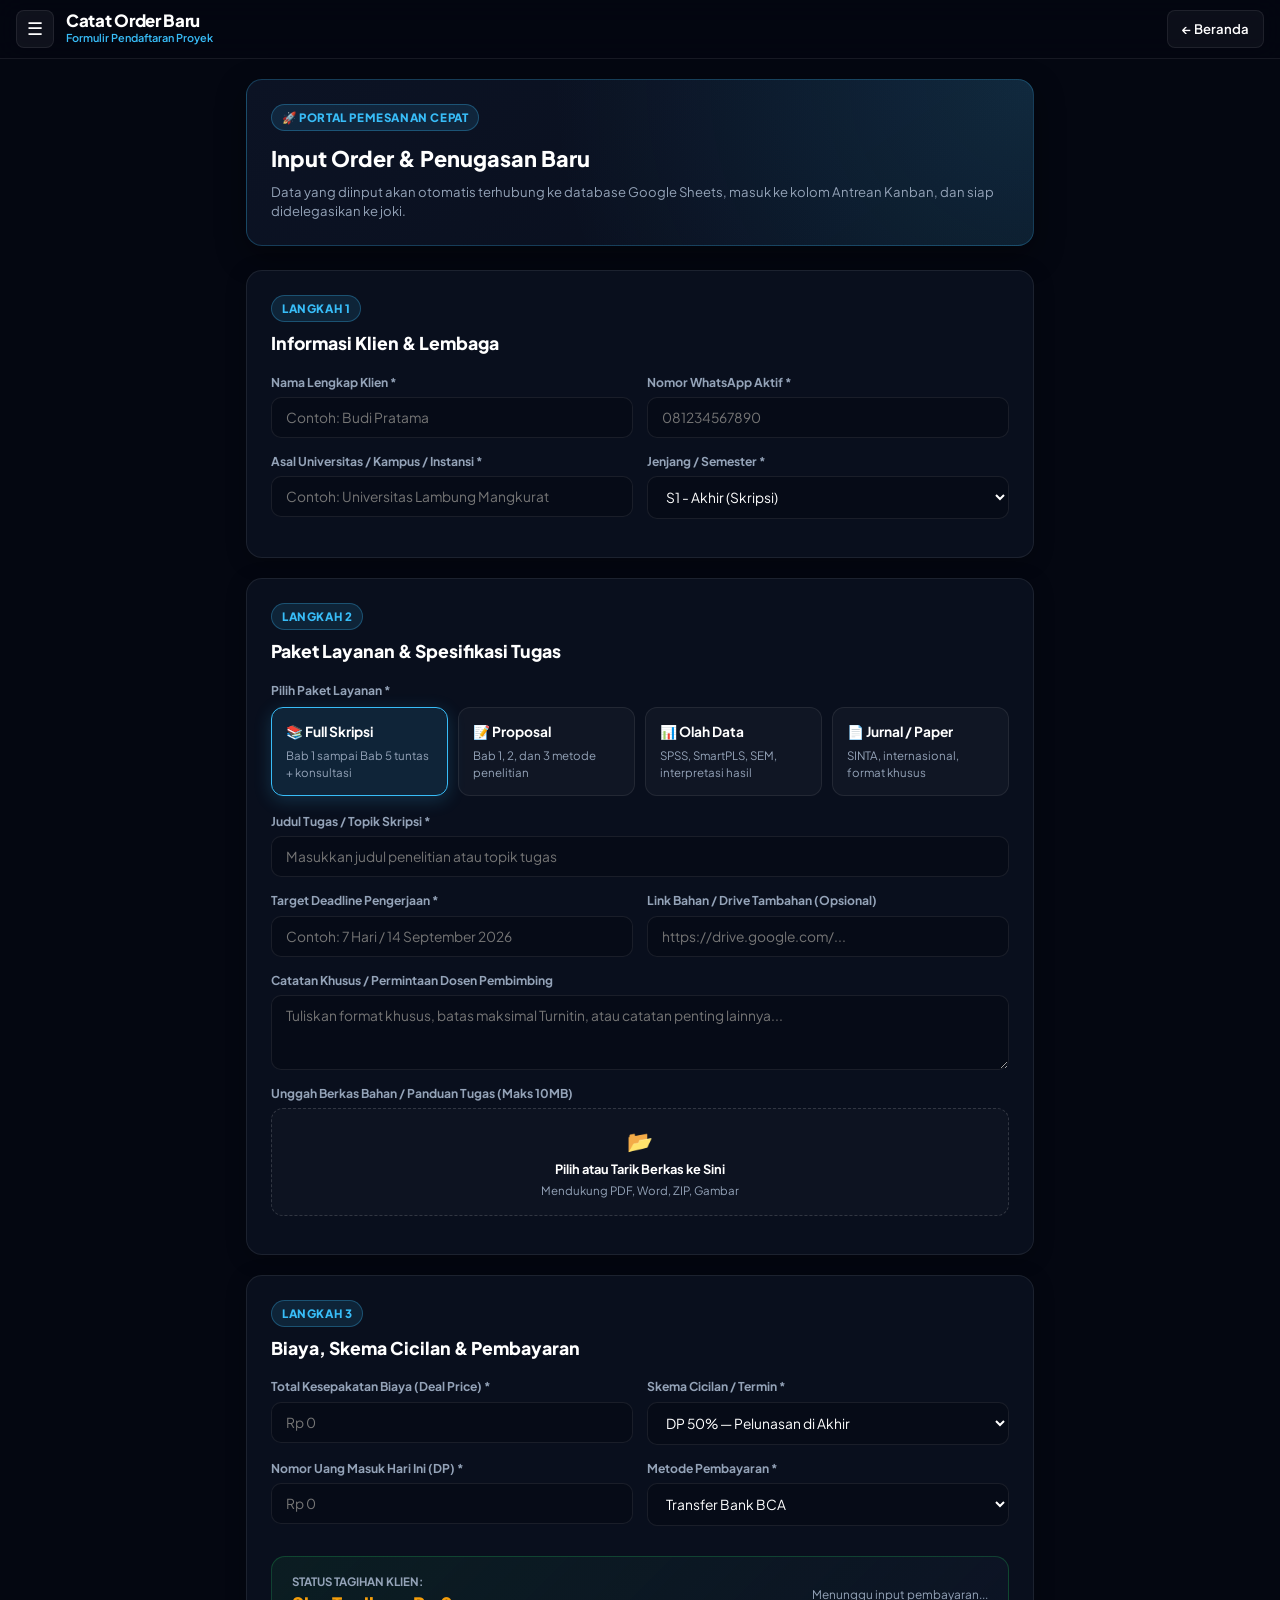
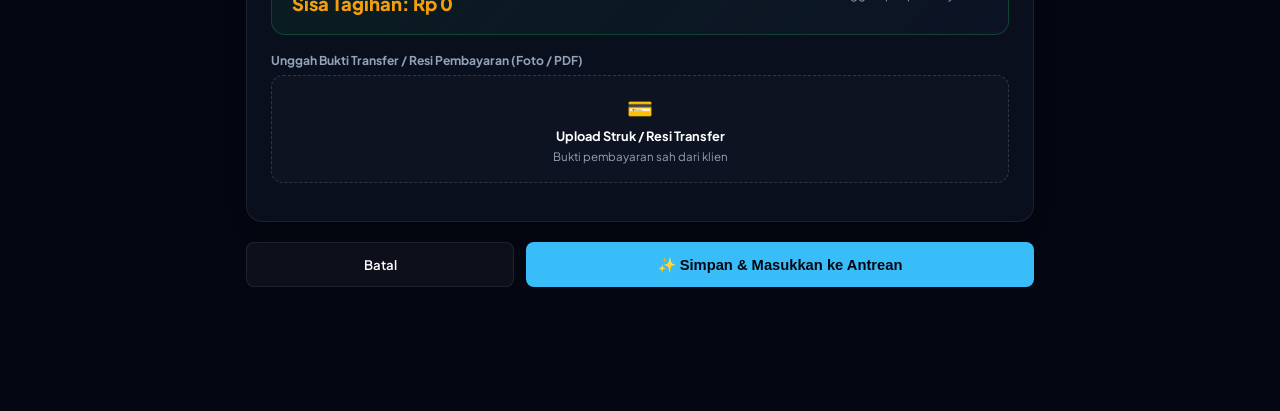
<file: tambah-order.html>
<!DOCTYPE html>
<html lang="id">
<head>
  <meta charset="UTF-8" />
  <meta name="viewport" content="width=device-width, initial-scale=1.0, maximum-scale=1.0, user-scalable=no, viewport-fit=cover" />
  <title>Input Order Baru - JOKMASOK.CO</title>
  <link rel="preconnect" href="https://fonts.googleapis.com" />
  <link rel="preconnect" href="https://fonts.gstatic.com" crossorigin />
  <link href="https://fonts.googleapis.com/css2?family=Plus+Jakarta+Sans:wght@400;500;600;700;800&display=swap" rel="stylesheet" />
  <link rel="stylesheet" href="style.css" />
  <style>
    /* Styling Khusus Formulir Premium */
    .order-page-wrapper {
      max-width: 820px;
      margin: 20px auto;
      padding: 0 16px 80px;
    }

    .order-hero-banner {
      background: radial-gradient(circle at top right, rgba(56, 189, 248, 0.15) 0%, transparent 60%),
                  linear-gradient(145deg, rgba(13, 21, 39, 0.9) 0%, rgba(9, 15, 29, 0.95) 100%);
      border: 1px solid rgba(56, 189, 248, 0.25);
      border-radius: 16px;
      padding: 24px;
      margin-bottom: 24px;
      box-shadow: 0 10px 30px rgba(0, 0, 0, 0.4);
    }

    .form-step-container {
      background: var(--panel-bg);
      border: 1px solid var(--panel-border);
      border-radius: 16px;
      padding: 24px;
      margin-bottom: 20px;
      box-shadow: 0 4px 20px rgba(0, 0, 0, 0.25);
    }

    .step-badge {
      display: inline-flex;
      align-items: center;
      gap: 6px;
      background: rgba(56, 189, 248, 0.12);
      border: 1px solid rgba(56, 189, 248, 0.3);
      color: var(--accent-cyan);
      font-size: 0.72rem;
      font-weight: 800;
      text-transform: uppercase;
      letter-spacing: 0.6px;
      padding: 4px 10px;
      border-radius: 20px;
      margin-bottom: 8px;
    }

    .step-title {
      font-size: 1.1rem;
      font-weight: 800;
      color: #fff;
      margin-bottom: 16px;
    }

    /* Pilihan Paket Visual (Card Selector) */
    .package-grid {
      display: grid;
      grid-template-columns: repeat(auto-fit, minmax(160px, 1fr));
      gap: 10px;
      margin-bottom: 16px;
    }

    .package-card {
      background: rgba(255, 255, 255, 0.03);
      border: 1px solid var(--panel-border);
      border-radius: 12px;
      padding: 14px;
      cursor: pointer;
      transition: all 0.2s ease;
      display: flex;
      flex-direction: column;
      justify-content: space-between;
    }

    .package-card:hover {
      border-color: rgba(56, 189, 248, 0.4);
      background: rgba(56, 189, 248, 0.05);
      transform: translateY(-2px);
    }

    .package-card.selected {
      border-color: var(--accent-cyan);
      background: rgba(56, 189, 248, 0.12);
      box-shadow: 0 4px 18px rgba(56, 189, 248, 0.2);
    }

    .package-card-name {
      font-size: 0.86rem;
      font-weight: 700;
      color: #fff;
      margin-bottom: 4px;
    }

    .package-card-desc {
      font-size: 0.72rem;
      color: var(--text-muted);
    }

    /* Input Field & Grid */
    .form-grid-2 {
      display: grid;
      grid-template-columns: repeat(2, 1fr);
      gap: 14px;
    }

    @media (max-width: 640px) {
      .form-grid-2 {
        grid-template-columns: 1fr;
      }
    }

    .custom-input-group {
      display: flex;
      flex-direction: column;
      gap: 6px;
      margin-bottom: 14px;
    }

    .custom-input-group label {
      font-size: 0.76rem;
      font-weight: 700;
      color: var(--text-muted);
    }

    .custom-input {
      background: #060b17;
      border: 1px solid var(--panel-border);
      border-radius: 10px;
      padding: 11px 14px;
      color: #fff;
      font-size: 0.86rem;
      font-family: inherit;
      outline: none;
      transition: border-color 0.2s ease, box-shadow 0.2s ease;
    }

    .custom-input:focus {
      border-color: var(--accent-cyan);
      box-shadow: 0 0 0 3px rgba(56, 189, 248, 0.15);
    }

    /* Upload Box Estetik */
    .upload-zone {
      border: 1.5px dashed rgba(255, 255, 255, 0.15);
      background: rgba(255, 255, 255, 0.02);
      border-radius: 12px;
      padding: 16px;
      text-align: center;
      cursor: pointer;
      transition: all 0.2s ease;
      position: relative;
    }

    .upload-zone:hover {
      border-color: var(--accent-cyan);
      background: rgba(56, 189, 248, 0.04);
    }

    .upload-zone input[type="file"] {
      position: absolute;
      inset: 0;
      opacity: 0;
      cursor: pointer;
      width: 100%;
      height: 100%;
    }

    /* Ringkasan Kalkulasi Live */
    .live-finance-card {
      background: linear-gradient(135deg, rgba(34, 197, 94, 0.08) 0%, rgba(15, 23, 42, 0.6) 100%);
      border: 1px solid rgba(34, 197, 94, 0.25);
      border-radius: 14px;
      padding: 16px 20px;
      margin: 16px 0;
      display: flex;
      justify-content: space-between;
      align-items: center;
      flex-wrap: wrap;
      gap: 12px;
    }
  </style>
</head>
<body>

  <!-- Menu Drawer Samping -->
  <aside id="menu-drawer" class="menu-drawer">
    <div style="display: flex; justify-content: space-between; align-items: center;">
      <div>
        <div style="font-weight: 800; font-size: 1.05rem; color: #fff;">JOKMASOK.CO</div>
        <div style="font-size: 0.68rem; color: var(--accent-cyan);">Jasa Joki Aman dan Terpercaya</div>
      </div>
      <button id="btn-close-menu" class="btn-icon" aria-label="Tutup Menu">✕</button>
    </div>

    <nav class="nav-links">
      <a href="index.html" class="nav-link">📊 Dashboard Utama</a>
      <a href="alur-tugas.html" class="nav-link">📋 Alur Tugas (Kanban)</a>
      <a href="piutang-klien.html" class="nav-link">💰 Rekap Piutang Klien</a>
      <a href="tambah-order.html" class="nav-link active">➕ Catat Order Baru</a>
      <button id="menu-refresh" class="nav-link" style="background: none; border: none; width: 100%; cursor: pointer;">🔄 Sinkronkan Database</button>
    </nav>
  </aside>
  <div id="sidebar-overlay" class="menu-overlay"></div>

  <!-- Header Sticky -->
  <header class="app-header">
    <div class="brand-wrapper">
      <button id="btn-open-menu" class="btn-icon" aria-label="Buka Menu">☰</button>
      <div>
        <div class="brand-title">Catat Order Baru</div>
        <div class="brand-tagline">Formulir Pendaftaran Proyek</div>
      </div>
    </div>
    <a href="index.html" class="btn-secondary">← Beranda</a>
  </header>

  <main class="order-page-wrapper">

    <!-- Hero Header Info -->
    <section class="order-hero-banner">
      <span class="step-badge">🚀 Portal Pemesanan Cepat</span>
      <h1 style="font-size: 1.35rem; font-weight: 800; color: #fff; margin: 4px 0 6px;">Input Order & Penugasan Baru</h1>
      <p style="font-size: 0.82rem; color: var(--text-muted); line-height: 1.5; margin: 0;">
        Data yang diinput akan otomatis terhubung ke database Google Sheets, masuk ke kolom Antrean Kanban, dan siap didelegasikan ke joki.
      </p>
    </section>

    <form id="form-new-order">
      
      <!-- LANGKAH 1: DATA KLIEN -->
      <section class="form-step-container">
        <span class="step-badge">Langkah 1</span>
        <h2 class="step-title">Informasi Klien & Lembaga</h2>

        <div class="form-grid-2">
          <div class="custom-input-group">
            <label for="clientName">Nama Lengkap Klien *</label>
            <input type="text" id="clientName" class="custom-input" placeholder="Contoh: Budi Pratama" required />
          </div>

          <div class="custom-input-group">
            <label for="clientPhone">Nomor WhatsApp Aktif *</label>
            <input type="tel" id="clientPhone" class="custom-input" placeholder="081234567890" required />
          </div>
        </div>

        <div class="form-grid-2">
          <div class="custom-input-group">
            <label for="clientInstitution">Asal Universitas / Kampus / Instansi *</label>
            <input type="text" id="clientInstitution" class="custom-input" placeholder="Contoh: Universitas Lambung Mangkurat" required />
          </div>

          <div class="custom-input-group">
            <label for="clientLevel">Jenjang / Semester *</label>
            <select id="clientLevel" class="custom-input" required>
              <option value="S1 - Akhir (Skripsi)">S1 - Akhir (Skripsi)</option>
              <option value="S1 - Semester Reguler">S1 - Semester Reguler</option>
              <option value="D3 / D4 (Tugas Akhir)">D3 / D4 (Tugas Akhir)</option>
              <option value="S2 (Tesis / Publikasi)">S2 (Tesis / Publikasi)</option>
              <option value="Umum / Lainnya">Umum / Lainnya</option>
            </select>
          </div>
        </div>
      </section>

      <!-- LANGKAH 2: SPESIFIKASI TUGAS & PAKET -->
      <section class="form-step-container">
        <span class="step-badge">Langkah 2</span>
        <h2 class="step-title">Paket Layanan & Spesifikasi Tugas</h2>

        <label style="font-size: 0.76rem; font-weight: 700; color: var(--text-muted); display: block; margin-bottom: 8px;">
          Pilih Paket Layanan *
        </label>
        
        <input type="hidden" id="packageDetail" value="Skripsi Full Bab" required />
        <div class="package-grid">
          <div class="package-card selected" data-pkg="Skripsi Full Bab">
            <div class="package-card-name">📚 Full Skripsi</div>
            <div class="package-card-desc">Bab 1 sampai Bab 5 tuntas + konsultasi</div>
          </div>
          <div class="package-card" data-pkg="Proposal (Bab 1-3)">
            <div class="package-card-name">📝 Proposal</div>
            <div class="package-card-desc">Bab 1, 2, dan 3 metode penelitian</div>
          </div>
          <div class="package-card" data-pkg="Olah Data & Analisis">
            <div class="package-card-name">📊 Olah Data</div>
            <div class="package-card-desc">SPSS, SmartPLS, SEM, interpretasi hasil</div>
          </div>
          <div class="package-card" data-pkg="Jurnal & Makalah">
            <div class="package-card-name">📄 Jurnal / Paper</div>
            <div class="package-card-desc">SINTA, internasional, format khusus</div>
          </div>
        </div>

        <div class="custom-input-group">
          <label for="taskTitle">Judul Tugas / Topik Skripsi *</label>
          <input type="text" id="taskTitle" class="custom-input" placeholder="Masukkan judul penelitian atau topik tugas" required />
        </div>

        <div class="form-grid-2">
          <div class="custom-input-group">
            <label for="duration">Target Deadline Pengerjaan *</label>
            <input type="text" id="duration" class="custom-input" placeholder="Contoh: 7 Hari / 14 September 2026" required />
          </div>

          <div class="custom-input-group">
            <label for="attachmentLink">Link Bahan / Drive Tambahan (Opsional)</label>
            <input type="url" id="attachmentLink" class="custom-input" placeholder="https://drive.google.com/..." />
          </div>
        </div>

        <div class="custom-input-group">
          <label for="taskNotes">Catatan Khusus / Permintaan Dosen Pembimbing</label>
          <textarea id="taskNotes" class="custom-input" rows="3" placeholder="Tuliskan format khusus, batas maksimal Turnitin, atau catatan penting lainnya..."></textarea>
        </div>

        <!-- Upload File Bahan Langsung -->
        <div class="custom-input-group">
          <label>Unggah Berkas Bahan / Panduan Tugas (Maks 10MB)</label>
          <div class="upload-zone" id="zone-task-file">
            <input type="file" id="taskFileInput" accept=".pdf,.doc,.docx,.zip,.rar,.png,.jpg,.jpeg" />
            <div style="font-size: 1.3rem; margin-bottom: 4px;">📂</div>
            <div id="label-task-file" style="font-size: 0.8rem; font-weight: 700; color: #fff;">Pilih atau Tarik Berkas ke Sini</div>
            <div style="font-size: 0.72rem; color: var(--text-muted); margin-top: 2px;">Mendukung PDF, Word, ZIP, Gambar</div>
          </div>
        </div>
      </section>

      <!-- LANGKAH 3: KEUANGAN & PEMBAYARAN -->
      <section class="form-step-container">
        <span class="step-badge">Langkah 3</span>
        <h2 class="step-title">Biaya, Skema Cicilan & Pembayaran</h2>

        <div class="form-grid-2">
          <div class="custom-input-group">
            <label for="totalDealPrice">Total Kesepakatan Biaya (Deal Price) *</label>
            <input type="text" id="totalDealPrice" class="custom-input" placeholder="Rp 0" required />
          </div>

          <div class="custom-input-group">
            <label for="installmentDetail">Skema Cicilan / Termin *</label>
            <select id="installmentDetail" class="custom-input" required>
              <option value="DP 50% - Pelunasan Akhir">DP 50% — Pelunasan di Akhir</option>
              <option value="3 Kali Termin (Bab 1, 2-3, 4-5)">3 Kali Termin (Bab 1, 2-3, 4-5)</option>
              <option value="Lunas di Depan (Full 100%)">Lunas di Depan (Full 100%)</option>
              <option value="DP Bebas">DP Fleksibel</option>
            </select>
          </div>
        </div>

        <div class="form-grid-2">
          <div class="custom-input-group">
            <label for="amountPaid">Nomor Uang Masuk Hari Ini (DP) *</label>
            <input type="text" id="amountPaid" class="custom-input" placeholder="Rp 0" required />
          </div>

          <div class="custom-input-group">
            <label for="paymentMethod">Metode Pembayaran *</label>
            <select id="paymentMethod" class="custom-input" required>
              <option value="BCA Transfer">Transfer Bank BCA</option>
              <option value="Mandiri Transfer">Transfer Bank Mandiri</option>
              <option value="BRI / BNI Transfer">Transfer BRI / BNI</option>
              <option value="QRIS All Payment">QRIS Instant</option>
              <option value="E-Wallet (Dana/OVO/ShopeePay)">E-Wallet (Dana / OVO / Shopee)</option>
            </select>
          </div>
        </div>

        <!-- Live Preview Sisa Tagihan -->
        <div class="live-finance-card">
          <div>
            <div style="font-size: 0.72rem; color: var(--text-muted); font-weight: 700; text-transform: uppercase;">Status Tagihan Klien:</div>
            <div id="live-unpaid-text" style="font-size: 1.15rem; font-weight: 800; color: #f59e0b;">Sisa Tagihan: Rp 0</div>
          </div>
          <div style="font-size: 0.74rem; color: var(--text-muted); text-align: right;" id="live-payment-status">
            Menunggu input pembayaran...
          </div>
        </div>

        <!-- Upload Bukti Transfer -->
        <div class="custom-input-group">
          <label>Unggah Bukti Transfer / Resi Pembayaran (Foto / PDF)</label>
          <div class="upload-zone" id="zone-proof-file">
            <input type="file" id="proofFileInput" accept="image/*,.pdf" />
            <div style="font-size: 1.3rem; margin-bottom: 4px;">💳</div>
            <div id="label-proof-file" style="font-size: 0.8rem; font-weight: 700; color: #fff;">Upload Struk / Resi Transfer</div>
            <div style="font-size: 0.72rem; color: var(--text-muted); margin-top: 2px;">Bukti pembayaran sah dari klien</div>
          </div>
        </div>
      </section>

      <!-- Tombol Aksi Submit -->
      <div style="display: flex; gap: 12px; margin-top: 10px;">
        <a href="index.html" class="btn-secondary" style="flex: 1; text-align: center; padding: 12px;">Batal</a>
        <button type="submit" id="btn-submit-order" class="btn-primary" style="flex: 2; padding: 12px; font-size: 0.92rem;">
          ✨ Simpan & Masukkan ke Antrean
        </button>
      </div>

    </form>
  </main>

  <script>
    const API_URL = "https://script.google.com/macros/s/AKfycbxgwyni7Nhd3OfDD9-manjDxLMxlhhfMTYyZ_dQqbTffcP61SidX2C4ayyUXBh-RObB/exec";

    // Format Rupiah Otomatis
    const formatRupiah = (val) => {
      const num = Number(val) || 0;
      return "Rp " + num.toLocaleString('id-ID');
    };

    const unformatRupiah = (val) => {
      return Number(String(val).replace(/[^0-9]/g, '')) || 0;
    };

    const inputDeal = document.getElementById('totalDealPrice');
    const inputPaid = document.getElementById('amountPaid');
    const liveUnpaidText = document.getElementById('live-unpaid-text');
    const livePaymentStatus = document.getElementById('live-payment-status');

    const updateLiveCalc = () => {
      const deal = unformatRupiah(inputDeal.value);
      const paid = unformatRupiah(inputPaid.value);
      const remaining = Math.max(0, deal - paid);

      liveUnpaidText.textContent = `Sisa Tagihan: ${formatRupiah(remaining)}`;

      if (deal > 0 && remaining === 0) {
        livePaymentStatus.innerHTML = '<span style="color: #4ade80; font-weight: 700;">✓ Pembayaran Lunas di Depan</span>';
      } else if (paid > 0) {
        const percent = Math.round((paid / deal) * 100);
        livePaymentStatus.innerHTML = `<span style="color: #38bdf8; font-weight: 700;">DP Diterima (${percent}%)</span>`;
      } else {
        livePaymentStatus.textContent = 'Belum ada pembayaran masuk.';
      }
    };

    const applyMask = (el) => {
      el.addEventListener('input', (e) => {
        let val = unformatRupiah(e.target.value);
        e.target.value = val === 0 ? '' : formatRupiah(val);
        updateLiveCalc();
      });
    };

    applyMask(inputDeal);
    applyMask(inputPaid);

    // Pemilihan Paket Visual (Card Click)
    const pkgCards = document.querySelectorAll('.package-card');
    const pkgInput = document.getElementById('packageDetail');

    pkgCards.forEach(card => {
      card.addEventListener('click', () => {
        pkgCards.forEach(c => c.classList.remove('selected'));
        card.classList.add('selected');
        pkgInput.value = card.getAttribute('data-pkg');
      });
    });

    // Indikator File Upload
    const taskFileInput = document.getElementById('taskFileInput');
    const labelTaskFile = document.getElementById('label-task-file');
    taskFileInput.addEventListener('change', (e) => {
      if (e.target.files.length > 0) {
        labelTaskFile.textContent = `✓ ${e.target.files[0].name}`;
        labelTaskFile.style.color = '#38bdf8';
      }
    });

    const proofFileInput = document.getElementById('proofFileInput');
    const labelProofFile = document.getElementById('label-proof-file');
    proofFileInput.addEventListener('change', (e) => {
      if (e.target.files.length > 0) {
        labelProofFile.textContent = `✓ ${e.target.files[0].name}`;
        labelProofFile.style.color = '#4ade80';
      }
    });

    // Konversi File ke Base64
    const fileToBase64 = (file) => {
      return new Promise((resolve, reject) => {
        const reader = new FileReader();
        reader.readAsDataURL(file);
        reader.onload = () => resolve(reader.result.split(',')[1]);
        reader.onerror = error => reject(error);
      });
    };

    // Submit Handler
    const form = document.getElementById('form-new-order');
    form.addEventListener('submit', async (e) => {
      e.preventDefault();

      const btnSubmit = document.getElementById('btn-submit-order');
      btnSubmit.disabled = true;
      btnSubmit.textContent = '⏳ Mengunggah data & file ke Google Drive...';

      try {
        let taskFileBase64 = "";
        let taskFileName = "";
        let taskFileType = "";

        if (taskFileInput.files.length > 0) {
          const file = taskFileInput.files[0];
          taskFileBase64 = await fileToBase64(file);
          taskFileName = file.name;
          taskFileType = file.type;
        }

        let proofBase64 = "";
        let proofFileName = "";
        let proofFileType = "";

        if (proofFileInput.files.length > 0) {
          const file = proofFileInput.files[0];
          proofBase64 = await fileToBase64(file);
          proofFileName = file.name;
          proofFileType = file.type;
        }

        const today = new Date().toISOString().split('T')[0];

        const payload = {
          orderDate: today,
          clientName: document.getElementById('clientName').value.trim(),
          clientPhone: document.getElementById('clientPhone').value.trim(),
          clientInstitution: document.getElementById('clientInstitution').value.trim(),
          clientLevel: document.getElementById('clientLevel').value,
          packageDetail: pkgInput.value,
          installmentDetail: document.getElementById('installmentDetail').value,
          taskTitle: document.getElementById('taskTitle').value.trim(),
          duration: document.getElementById('duration').value.trim(),
          totalDealPrice: unformatRupiah(inputDeal.value),
          amountPaid: unformatRupiah(inputPaid.value),
          paymentMethod: document.getElementById('paymentMethod').value,
          attachmentLink: document.getElementById('attachmentLink').value.trim(),
          taskNotes: document.getElementById('taskNotes').value.trim(),
          taskFileBase64: taskFileBase64,
          taskFileName: taskFileName,
          taskFileType: taskFileType,
          proofBase64: proofBase64,
          proofFileName: proofFileName,
          proofFileType: proofFileType
        };

        const res = await fetch(API_URL, {
          method: 'POST',
          headers: { 'Content-Type': 'text/plain;charset=utf-8' },
          body: JSON.stringify(payload)
        });

        const result = await res.json();

        alert('✨ Order baru berhasil disimpan dan masuk ke antrean Kanban!');
        window.location.href = 'alur-tugas.html';

      } catch (err) {
        console.error(err);
        alert('Order berhasil dikirim ke database!');
        window.location.href = 'alur-tugas.html';
      }
    });

    // Drawer Samping
    const btnOpenMenu = document.getElementById('btn-open-menu');
    const btnCloseMenu = document.getElementById('btn-close-menu');
    const menuDrawer = document.getElementById('menu-drawer');
    const sidebarOverlay = document.getElementById('sidebar-overlay');
    const openDrawer = () => { menuDrawer.classList.add('open'); sidebarOverlay.classList.add('active'); };
    const closeDrawer = () => { menuDrawer.classList.remove('open'); sidebarOverlay.classList.remove('active'); };
    if (btnOpenMenu) btnOpenMenu.addEventListener('click', openDrawer);
    if (btnCloseMenu) btnCloseMenu.addEventListener('click', closeDrawer);
    if (sidebarOverlay) sidebarOverlay.addEventListener('click', closeDrawer);
  </script>
</body>
</html>
</file>
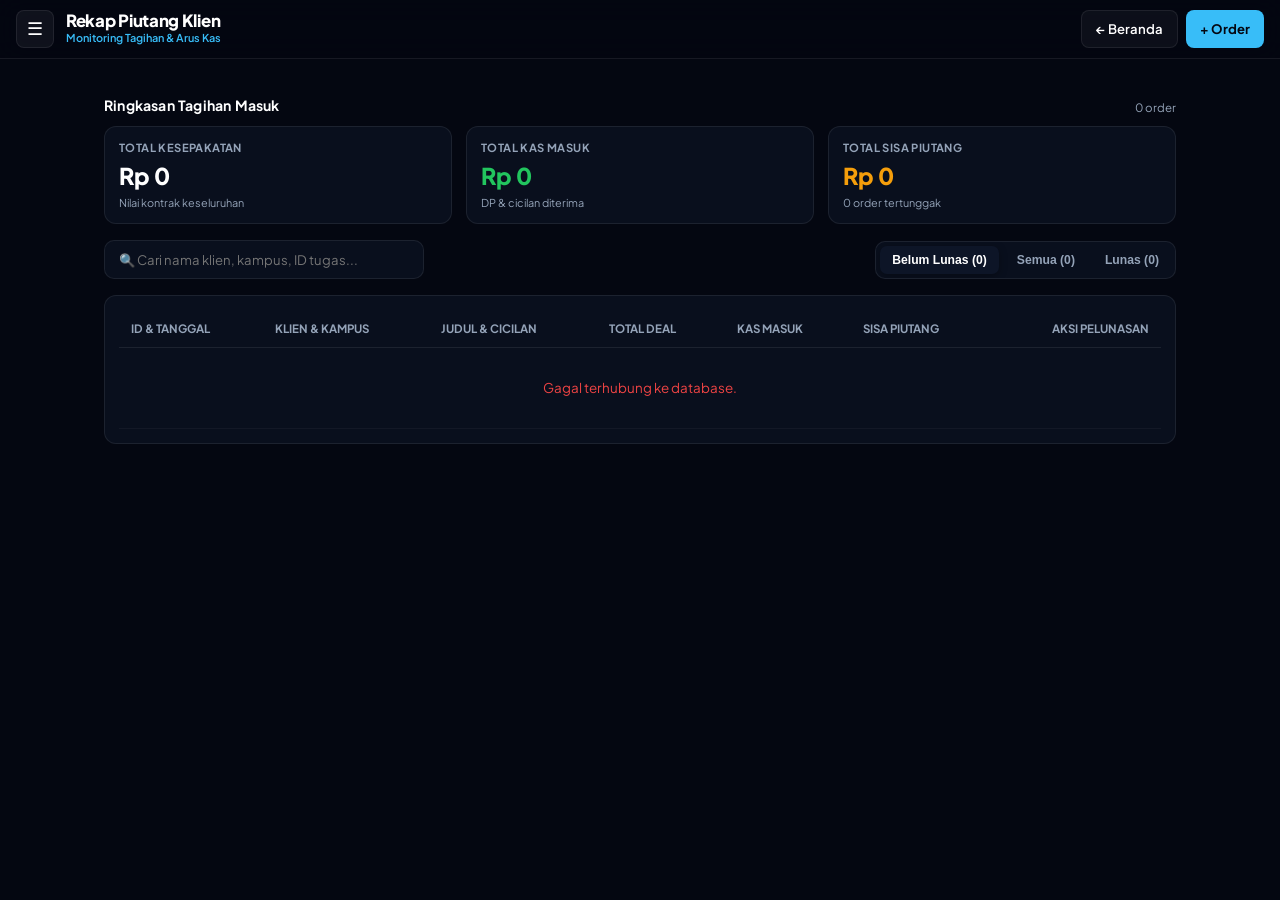
<file: HTML/piutang-klien.html>
<!DOCTYPE html>
<html lang="id">
<head>
  <meta charset="UTF-8" />
  <meta name="viewport" content="width=device-width, initial-scale=1.0, maximum-scale=1.0, user-scalable=no, viewport-fit=cover" />
  <title>Rekap Piutang Klien - JOKMASOK.CO</title>
  <link rel="preconnect" href="https://fonts.googleapis.com" />
  <link rel="preconnect" href="https://fonts.gstatic.com" crossorigin />
  <link href="https://fonts.googleapis.com/css2?family=Plus+Jakarta+Sans:wght@400;500;600;700;800&display=swap" rel="stylesheet" />
  <link rel="stylesheet" href="style.css" />
  <style>
    .receivables-header-bar {
      display: flex;
      flex-direction: column;
      gap: 12px;
      margin-bottom: 16px;
    }

    @media (min-width: 641px) {
      .receivables-header-bar {
        flex-direction: row;
        justify-content: space-between;
        align-items: center;
      }
    }

    .search-box {
      background: var(--panel-bg);
      border: 1px solid var(--panel-border);
      border-radius: 10px;
      padding: 10px 14px;
      color: #fff;
      font-size: 0.82rem;
      outline: none;
      width: 100%;
      max-width: 320px;
      font-family: inherit;
    }

    .search-box:focus {
      border-color: var(--accent-cyan);
    }

    .filter-tabs {
      display: flex;
      gap: 6px;
      background: var(--panel-bg);
      padding: 4px;
      border-radius: 10px;
      border: 1px solid var(--panel-border);
      overflow-x: auto;
    }

    .tab-item {
      background: transparent;
      border: none;
      color: var(--text-muted);
      font-size: 0.76rem;
      font-weight: 700;
      padding: 7px 12px;
      border-radius: 7px;
      cursor: pointer;
      white-space: nowrap;
      transition: all 0.2s ease;
    }

    .tab-item.active {
      background: var(--panel-card);
      color: #fff;
      box-shadow: 0 2px 8px rgba(0, 0, 0, 0.3);
    }

    .btn-wa-tagihan {
      background: rgba(34, 197, 94, 0.12);
      border: 1px solid rgba(34, 197, 94, 0.3);
      color: #4ade80;
      font-size: 0.74rem;
      font-weight: 700;
      padding: 6px 10px;
      border-radius: 6px;
      text-decoration: none;
      display: inline-flex;
      align-items: center;
      gap: 4px;
      transition: opacity 0.2s;
    }

    .btn-wa-tagihan:hover {
      opacity: 0.85;
    }

    .status-lunas {
      color: var(--status-success);
      font-weight: 700;
      font-size: 0.75rem;
    }
  </style>
</head>
<body>

  <!-- Drawer Samping -->
  <aside id="menu-drawer" class="menu-drawer">
    <div style="display: flex; justify-content: space-between; align-items: center;">
      <div>
        <div style="font-weight: 800; font-size: 1.05rem; color: #fff;">JOKMASOK.CO</div>
        <div style="font-size: 0.68rem; color: var(--accent-cyan);">Jasa Joki Aman dan Terpercaya</div>
      </div>
      <button id="btn-close-menu" class="btn-icon" aria-label="Tutup Menu">✕</button>
    </div>

    <nav class="nav-links">
      <a href="index.html" class="nav-link">📊 Dashboard Utama</a>
      <a href="alur-tugas.html" class="nav-link">📋 Alur Tugas (Kanban)</a>
      <a href="piutang-klien.html" class="nav-link active">💰 Rekap Piutang Klien</a>
      <a href="tambah-order.html" class="nav-link">➕ Catat Order Baru</a>
      <button id="menu-refresh" class="nav-link" style="background: none; border: none; width: 100%; cursor: pointer;">🔄 Sinkronkan Database</button>
    </nav>
  </aside>
  <div id="sidebar-overlay" class="menu-overlay"></div>

  <!-- Header Sticky -->
  <header class="app-header">
    <div class="brand-wrapper">
      <button id="btn-open-menu" class="btn-icon" aria-label="Buka Menu">☰</button>
      <div>
        <div class="brand-title">Rekap Piutang Klien</div>
        <div class="brand-tagline">Monitoring Tagihan & Arus Kas</div>
      </div>
    </div>
    <div style="display: flex; gap: 8px;">
      <a href="index.html" class="btn-secondary">← Beranda</a>
      <a href="tambah-order.html" class="btn-primary">+ Order</a>
    </div>
  </header>

  <main class="app-container">

    <!-- 1. Kartu Ringkasan Piutang -->
    <div class="section-header">
      <h3 class="section-title">Ringkasan Tagihan Masuk</h3>
      <span id="label-orders-count" class="section-subtitle">0 order</span>
    </div>
    <section class="metrics-row" style="grid-template-columns: repeat(auto-fit, minmax(200px, 1fr));">
      <div class="metric-box">
        <div class="metric-label">Total Kesepakatan</div>
        <div class="metric-val" id="sum-total-deal">Rp 0</div>
        <div class="metric-hint">Nilai kontrak keseluruhan</div>
      </div>
      <div class="metric-box">
        <div class="metric-label">Total Kas Masuk</div>
        <div class="metric-val" id="sum-amount-paid" style="color: var(--status-success);">Rp 0</div>
        <div class="metric-hint">DP & cicilan diterima</div>
      </div>
      <div class="metric-box">
        <div class="metric-label">Total Sisa Piutang</div>
        <div class="metric-val" id="sum-remaining" style="color: var(--status-queue);">Rp 0</div>
        <div class="metric-hint" id="hint-unpaid-orders">0 order tertunggak</div>
      </div>
    </section>

    <!-- 2. Pencarian & Filter Status -->
    <div class="receivables-header-bar">
      <input type="text" id="search-input" class="search-box" placeholder="🔍 Cari nama klien, kampus, ID tugas..." />

      <div class="filter-tabs">
        <button type="button" class="tab-item active" data-filter="unpaid">
          Belum Lunas (<span id="badge-tab-unpaid">0</span>)
        </button>
        <button type="button" class="tab-item" data-filter="all">
          Semua (<span id="badge-tab-all">0</span>)
        </button>
        <button type="button" class="tab-item" data-filter="paid">
          Lunas (<span id="badge-tab-paid">0</span>)
        </button>
      </div>
    </div>

    <!-- 3. Tabel / Kartu Mobile Data Piutang -->
    <div class="table-panel">
      <table class="data-table">
        <thead>
          <tr>
            <th>ID & Tanggal</th>
            <th>Klien & Kampus</th>
            <th>Judul & Cicilan</th>
            <th>Total Deal</th>
            <th>Kas Masuk</th>
            <th>Sisa Piutang</th>
            <th style="text-align: right;">Aksi Pelunasan</th>
          </tr>
        </thead>
        <tbody id="table-receivables-body">
          <tr>
            <td colspan="7" style="text-align: center; color: var(--text-muted); padding: 30px;">Menyinkronkan data tagihan...</td>
          </tr>
        </tbody>
      </table>
    </div>

  </main>

  <script>
    const API_URL = "https://script.google.com/macros/s/AKfycbxgwyni7Nhd3OfDD9-manjDxLMxlhhfMTYyZ_dQqbTffcP61SidX2C4ayyUXBh-RObB/exec";

    let rawTasks = [];
    let activeFilter = 'unpaid';

    const formatRupiah = (val) => {
      return "Rp " + (Number(val) || 0).toLocaleString('id-ID');
    };

    const escapeHtml = (text) => {
      const map = { '&': '&amp;', '<': '&lt;', '>': '&gt;', '"': '&quot;', "'": '&#039;' };
      return String(text || '').replace(/[&<>"']/g, (m) => map[m]);
    };

    const fetchReceivables = async () => {
      try {
        const tbody = document.getElementById('table-receivables-body');
        tbody.innerHTML = '<tr><td colspan="7" style="text-align: center; color: var(--text-muted); padding: 30px;">Memuat data tagihan terbaru...</td></tr>';

        const res = await fetch(`${API_URL}?_nocache=${Date.now()}`, {
          method: 'GET',
          cache: 'no-store'
        });

        if (!res.ok) throw new Error("Gagal mengambil data");

        const data = await res.json();
        rawTasks = Array.isArray(data) ? data : [];
        renderReceivables();
      } catch (err) {
        console.error(err);
        document.getElementById('table-receivables-body').innerHTML = '<tr><td colspan="7" style="text-align: center; color: #ef4444; padding: 30px;">Gagal terhubung ke database.</td></tr>';
      }
    };

    const renderReceivables = () => {
      let sumDeal = 0;
      let sumPaid = 0;
      let sumRemaining = 0;

      let countUnpaid = 0;
      let countPaid = 0;

      rawTasks.forEach((t) => {
        const deal = Number(t.totalDeal) || 0;
        const paid = Number(t.amountPaid) || 0;
        const remaining = Number(t.remainingBalance) || (deal - paid);

        sumDeal += deal;
        sumPaid += paid;
        sumRemaining += remaining;

        if (remaining > 0) {
          countUnpaid++;
        } else {
          countPaid++;
        }
      });

      // Update Angka Metrik Atas
      document.getElementById('sum-total-deal').textContent = formatRupiah(sumDeal);
      document.getElementById('sum-amount-paid').textContent = formatRupiah(sumPaid);
      document.getElementById('sum-remaining').textContent = formatRupiah(sumRemaining);
      document.getElementById('label-orders-count').textContent = `${rawTasks.length} total order`;
      document.getElementById('hint-unpaid-orders').textContent = `${countUnpaid} order belum terlunasi`;

      // Update Badge Tab
      document.getElementById('badge-tab-unpaid').textContent = countUnpaid;
      document.getElementById('badge-tab-all').textContent = rawTasks.length;
      document.getElementById('badge-tab-paid').textContent = countPaid;

      // Filter Data
      const searchQuery = document.getElementById('search-input').value.toLowerCase().trim();

      const filtered = rawTasks.filter((item) => {
        const deal = Number(item.totalDeal) || 0;
        const paid = Number(item.amountPaid) || 0;
        const remaining = Number(item.remainingBalance) || (deal - paid);

        if (activeFilter === 'unpaid' && remaining <= 0) return false;
        if (activeFilter === 'paid' && remaining > 0) return false;

        if (searchQuery) {
          const matchId = String(item.id || '').toLowerCase().includes(searchQuery);
          const matchClient = String(item.clientName || '').toLowerCase().includes(searchQuery);
          const matchInst = String(item.institution || '').toLowerCase().includes(searchQuery);
          const matchTitle = String(item.taskTitle || '').toLowerCase().includes(searchQuery);
          return matchId || matchClient || matchInst || matchTitle;
        }

        return true;
      });

      const tbody = document.getElementById('table-receivables-body');
      if (filtered.length === 0) {
        tbody.innerHTML = '<tr><td colspan="7" style="text-align: center; color: var(--text-muted); padding: 36px;">Tidak ada data tagihan yang sesuai kriteria.</td></tr>';
        return;
      }

      tbody.innerHTML = '';

      filtered.forEach((item) => {
        const deal = Number(item.totalDeal) || 0;
        const paid = Number(item.amountPaid) || 0;
        const remaining = Number(item.remainingBalance) || (deal - paid);

        // Pengingat WhatsApp
        let waAction = '';
        const cleanPhone = String(item.phone || '').replace(/[^0-9]/g, '');
        const internationalPhone = cleanPhone.startsWith('0') ? '62' + cleanPhone.slice(1) : cleanPhone;

        if (remaining > 0 && cleanPhone) {
          const msg = 
            `Halo Kak *${item.clientName}*, salam dari tim *JOKMASOK.CO* 🙏%0A%0A` +
            `Menginformasikan rekap status tagihan untuk pengerjaan tugas:%0A` +
            `• *ID Tugas:* ${item.id}%0A` +
            `• *Judul:* ${item.taskTitle}%0A` +
            `• *Total Kesepakatan:* ${formatRupiah(deal)}%0A` +
            `• *Sudah Dibayar:* ${formatRupiah(paid)}%0A` +
            `• *Sisa Pelunasan:* *${formatRupiah(remaining)}*%0A%0A` +
            `Apabila ada pembayaran termin lanjutan, bukti transfernya bisa dikirimkan ke kontak ini ya. Terima kasih banyak! ✨`;

          waAction = `<a href="https://wa.me/${internationalPhone}?text=${msg}" target="_blank" class="btn-wa-tagihan">💬 Tagih WA</a>`;
        } else if (remaining <= 0) {
          waAction = `<span class="status-lunas">✓ Lunas</span>`;
        }

        const installmentBadge = (item.installmentDetail && item.installmentDetail !== '-')
          ? `<div style="font-size: 0.7rem; color: #fbbf24; margin-top: 2px;">⚡ ${escapeHtml(item.installmentDetail)}</div>`
          : `<div style="font-size: 0.7rem; color: var(--text-muted); margin-top: 2px;">Standar Penuh</div>`;

        const tr = document.createElement('tr');
        tr.innerHTML = `
          <td>
            <div class="m-top">
              <strong style="font-size: 0.78rem; color: var(--text-muted);">${escapeHtml(item.id)}</strong>
              <span style="font-size: 0.72rem; color: var(--text-muted);">${escapeHtml(item.date || '-')}</span>
            </div>
          </td>
          <td>
            <div style="font-weight: 700; color: #fff;">${escapeHtml(item.clientName)}</div>
            <div style="font-size: 0.74rem; color: var(--text-muted);">${escapeHtml(item.institution || '-')}</div>
          </td>
          <td>
            <div style="font-weight: 500; font-size: 0.82rem; color: #cbd5e1;">${escapeHtml(item.taskTitle)}</div>
            ${installmentBadge}
          </td>
          <td>
            <span style="color: var(--text-muted); font-size: 0.72rem;" class="m-hint-label">Deal: </span>
            <strong>${formatRupiah(deal)}</strong>
          </td>
          <td>
            <span style="color: var(--text-muted); font-size: 0.72rem;" class="m-hint-label">Masuk: </span>
            <span style="color: var(--status-success); font-weight: 700;">${formatRupiah(paid)}</span>
          </td>
          <td>
            <span style="color: var(--text-muted); font-size: 0.72rem;" class="m-hint-label">Sisa: </span>
            <span style="font-weight: 800; color: ${remaining > 0 ? 'var(--status-queue)' : '#94a3b8'};">
              ${formatRupiah(remaining)}
            </span>
          </td>
          <td class="m-action">
            <div style="display: flex; gap: 8px; justify-content: flex-end; align-items: center; width: 100%;">
              ${waAction}
              <a href="kelola-order.html?id=${encodeURIComponent(item.id)}" class="btn-secondary" style="font-size: 0.74rem; padding: 6px 10px;">Input Bayar</a>
            </div>
          </td>
        `;
        tbody.appendChild(tr);
      });
    };

    // Filter Tab Click
    document.querySelectorAll('.tab-item').forEach((btn) => {
      btn.addEventListener('click', () => {
        document.querySelectorAll('.tab-item').forEach((b) => b.classList.remove('active'));
        btn.classList.add('active');
        activeFilter = btn.getAttribute('data-filter');
        renderReceivables();
      });
    });

    // Realtime Search
    document.getElementById('search-input').addEventListener('input', renderReceivables);

    // Navigasi Drawer
    const btnOpenMenu = document.getElementById('btn-open-menu');
    const btnCloseMenu = document.getElementById('btn-close-menu');
    const menuDrawer = document.getElementById('menu-drawer');
    const sidebarOverlay = document.getElementById('sidebar-overlay');
    const menuRefresh = document.getElementById('menu-refresh');

    const openDrawer = () => { menuDrawer.classList.add('open'); sidebarOverlay.classList.add('active'); };
    const closeDrawer = () => { menuDrawer.classList.remove('open'); sidebarOverlay.classList.remove('active'); };

    if (btnOpenMenu) btnOpenMenu.addEventListener('click', openDrawer);
    if (btnCloseMenu) btnCloseMenu.addEventListener('click', closeDrawer);
    if (sidebarOverlay) sidebarOverlay.addEventListener('click', closeDrawer);

    if (menuRefresh) {
      menuRefresh.addEventListener('click', () => {
        closeDrawer();
        fetchReceivables();
      });
    }

    fetchReceivables();
  </script>
</body>
</html>
</file>
<file: style.css>
:root {
  --bg-main: #040711;
  --panel-bg: #090f1d;
  --panel-card: #0d1527;
  --panel-border: rgba(255, 255, 255, 0.08);
  --accent-cyan: #38bdf8;
  --accent-cyan-glow: rgba(56, 189, 248, 0.15);
  --text-main: #f8fafc;
  --text-muted: #94a3b8;
  --status-queue: #f59e0b;
  --status-progress: #38bdf8;
  --status-review: #a855f7;
  --status-success: #22c55e;
}

*, *::before, *::after {
  box-sizing: border-box;
  margin: 0;
  padding: 0;
}

html {
  font-size: 16px;
  -webkit-text-size-adjust: 100%;
}

body {
  background-color: var(--bg-main);
  color: var(--text-main);
  font-family: 'Plus Jakarta Sans', -apple-system, BlinkMacSystemFont, sans-serif;
  line-height: 1.5;
  min-height: 100dvh;
  padding-bottom: max(24px, env(safe-area-inset-bottom));
}

/* Animasi Muncul Lembut Halaman */
@keyframes fadeInUp {
  from {
    opacity: 0;
    transform: translateY(10px);
  }
  to {
    opacity: 1;
    transform: translateY(0);
  }
}

.app-container {
  width: 100%;
  max-width: 1100px;
  margin: 0 auto;
  padding: 16px 14px 40px;
  animation: fadeInUp 0.35s cubic-bezier(0.16, 1, 0.3, 1) forwards;
}

/* Header Sticky Mobile */
.app-header {
  position: sticky;
  top: 0;
  z-index: 100;
  background: rgba(4, 7, 17, 0.85);
  backdrop-filter: blur(14px);
  -webkit-backdrop-filter: blur(14px);
  border-bottom: 1px solid var(--panel-border);
  padding: 10px 16px;
  padding-top: max(10px, env(safe-area-inset-top));
  display: flex;
  justify-content: space-between;
  align-items: center;
}

.brand-wrapper {
  display: flex;
  align-items: center;
  gap: 12px;
}

.brand-title {
  font-size: 1.05rem;
  font-weight: 800;
  color: #fff;
  letter-spacing: -0.3px;
  line-height: 1.1;
}

.brand-tagline {
  font-size: 0.68rem;
  color: var(--accent-cyan);
  font-weight: 600;
}

/* Tombol dan Efek Sentuh */
.btn-icon {
  background: rgba(255, 255, 255, 0.05);
  border: 1px solid var(--panel-border);
  color: #fff;
  width: 38px;
  height: 38px;
  border-radius: 8px;
  display: inline-flex;
  align-items: center;
  justify-content: center;
  cursor: pointer;
  font-size: 1.1rem;
  transition: background 0.2s ease, transform 0.15s ease;
}

.btn-icon:hover {
  background: rgba(255, 255, 255, 0.1);
}

.btn-icon:active {
  transform: scale(0.95);
}

.btn-primary {
  background: var(--accent-cyan);
  color: #040711;
  font-size: 0.82rem;
  font-weight: 700;
  padding: 8px 14px;
  border-radius: 8px;
  border: none;
  cursor: pointer;
  text-decoration: none;
  display: inline-flex;
  align-items: center;
  justify-content: center;
  transition: transform 0.18s ease, opacity 0.18s ease, box-shadow 0.18s ease;
}

.btn-primary:hover {
  opacity: 0.92;
  box-shadow: 0 4px 14px rgba(56, 189, 248, 0.3);
}

.btn-primary:active {
  transform: scale(0.97);
}

.btn-secondary {
  background: rgba(255, 255, 255, 0.04);
  color: #fff;
  border: 1px solid var(--panel-border);
  font-size: 0.82rem;
  font-weight: 600;
  padding: 8px 14px;
  border-radius: 8px;
  cursor: pointer;
  text-decoration: none;
  display: inline-flex;
  align-items: center;
  justify-content: center;
  transition: background 0.18s ease, border-color 0.18s ease, transform 0.18s ease;
}

.btn-secondary:hover {
  background: rgba(255, 255, 255, 0.08);
  border-color: rgba(255, 255, 255, 0.18);
}

.btn-secondary:active {
  transform: scale(0.97);
}

/* Navigasi Drawer */
.menu-drawer {
  position: fixed;
  top: 0;
  left: -290px;
  width: min(280px, 80vw);
  height: 100%;
  background: var(--panel-bg);
  border-right: 1px solid var(--panel-border);
  z-index: 1000;
  padding: 20px 16px;
  transition: left 0.28s cubic-bezier(0.16, 1, 0.3, 1);
  display: flex;
  flex-direction: column;
}

.menu-drawer.open {
  left: 0;
}

.menu-overlay {
  position: fixed;
  inset: 0;
  background: rgba(0, 0, 0, 0.65);
  z-index: 999;
  opacity: 0;
  visibility: hidden;
  transition: opacity 0.25s ease;
}

.menu-overlay.active {
  opacity: 1;
  visibility: visible;
}

.nav-links {
  display: flex;
  flex-direction: column;
  gap: 6px;
  margin-top: 20px;
}

.nav-link {
  color: var(--text-muted);
  text-decoration: none;
  padding: 10px 14px;
  border-radius: 8px;
  font-size: 0.86rem;
  font-weight: 600;
  display: flex;
  align-items: center;
  gap: 10px;
  transition: background 0.2s ease, color 0.2s ease, transform 0.15s ease;
}

.nav-link:hover, .nav-link.active {
  background: var(--accent-cyan-glow);
  color: var(--accent-cyan);
  transform: translateX(3px);
}

/* Kartu Pintasan Hub & Animasi Melayang */
.hub-shortcuts {
  display: grid;
  grid-template-columns: repeat(auto-fit, minmax(280px, 1fr));
  gap: 12px;
  margin-bottom: 20px;
}

.hub-card {
  background: linear-gradient(145deg, rgba(13, 21, 39, 0.9) 0%, rgba(9, 15, 29, 0.9) 100%);
  border: 1px solid var(--panel-border);
  border-radius: 12px;
  padding: 16px;
  display: flex;
  flex-direction: column;
  justify-content: space-between;
  gap: 12px;
  transition: transform 0.22s ease, border-color 0.22s ease, box-shadow 0.22s ease;
}

.hub-card:hover {
  transform: translateY(-3px);
}

.hub-card.cyan {
  border-color: rgba(56, 189, 248, 0.25);
}

.hub-card.cyan:hover {
  border-color: rgba(56, 189, 248, 0.55);
  box-shadow: 0 10px 24px -6px rgba(56, 189, 248, 0.2);
}

.hub-card.amber {
  border-color: rgba(245, 158, 11, 0.25);
}

.hub-card.amber:hover {
  border-color: rgba(245, 158, 11, 0.55);
  box-shadow: 0 10px 24px -6px rgba(245, 158, 11, 0.2);
}

.hub-badge {
  font-size: 0.7rem;
  font-weight: 700;
  text-transform: uppercase;
  letter-spacing: 0.5px;
}

.hub-title {
  font-size: 1.05rem;
  color: #fff;
  margin: 2px 0 4px;
}

.hub-desc {
  font-size: 0.78rem;
  color: var(--text-muted);
}

/* Bagian Judul Section */
.section-header {
  display: flex;
  justify-content: space-between;
  align-items: flex-end;
  margin: 20px 0 10px;
}

.section-title {
  font-size: 0.88rem;
  font-weight: 700;
  color: #fff;
  letter-spacing: 0.2px;
}

.section-subtitle {
  font-size: 0.72rem;
  color: var(--text-muted);
}

/* Grid Kartu Metrik */
.metrics-row {
  display: grid;
  grid-template-columns: repeat(2, 1fr);
  gap: 10px;
  margin-bottom: 16px;
}

@media (min-width: 768px) {
  .metrics-row {
    grid-template-columns: repeat(4, 1fr);
    gap: 14px;
  }
}

.metric-box {
  background: var(--panel-bg);
  border: 1px solid var(--panel-border);
  border-radius: 12px;
  padding: 12px 14px;
  min-width: 0;
  transition: transform 0.2s ease, border-color 0.2s ease, background 0.2s ease;
}

.metric-box:hover {
  transform: translateY(-2px);
  border-color: rgba(255, 255, 255, 0.16);
  background: #0d1527;
}

.metric-label {
  font-size: 0.7rem;
  font-weight: 700;
  color: var(--text-muted);
  text-transform: uppercase;
  letter-spacing: 0.4px;
  white-space: nowrap;
  overflow: hidden;
  text-overflow: ellipsis;
}

.metric-val {
  font-size: clamp(1.1rem, 4vw, 1.45rem);
  font-weight: 800;
  color: #fff;
  margin: 3px 0 1px;
  white-space: nowrap;
  overflow: hidden;
  text-overflow: ellipsis;
}

.metric-hint {
  font-size: 0.68rem;
  color: var(--text-muted);
}

/* Tabel Responsif */
.table-panel {
  background: var(--panel-bg);
  border: 1px solid var(--panel-border);
  border-radius: 12px;
  padding: 14px;
  overflow-x: auto;
}

.data-table {
  width: 100%;
  border-collapse: collapse;
  font-size: 0.84rem;
  text-align: left;
}

.data-table th {
  padding: 10px 12px;
  border-bottom: 1px solid var(--panel-border);
  color: var(--text-muted);
  font-size: 0.72rem;
  text-transform: uppercase;
}

.data-table td {
  padding: 12px;
  border-bottom: 1px solid rgba(255, 255, 255, 0.04);
  color: #f1f5f9;
}

.data-table tr {
  transition: background 0.18s ease;
}

.data-table tr:hover td {
  background: rgba(255, 255, 255, 0.02);
}

/* Mode Kartu Mobile (Layar <= 640px) */
@media (max-width: 640px) {
  .table-panel {
    background: transparent;
    border: none;
    padding: 0;
  }

  .data-table, .data-table tbody {
    display: block;
    width: 100%;
  }

  .data-table thead {
    display: none;
  }

  .data-table tr {
    display: flex;
    flex-direction: column;
    background: var(--panel-bg);
    border: 1px solid var(--panel-border);
    border-radius: 12px;
    padding: 14px;
    margin-bottom: 10px;
    gap: 8px;
    transition: transform 0.2s ease, border-color 0.2s ease;
  }

  .data-table tr:active {
    transform: scale(0.99);
  }

  .data-table td {
    padding: 0;
    border: none;
  }

  .m-top {
    display: flex;
    justify-content: space-between;
    align-items: center;
  }

  .m-action {
    margin-top: 4px;
    padding-top: 8px;
    border-top: 1px solid rgba(255, 255, 255, 0.06);
  }

  .m-action .btn-secondary {
    width: 100%;
  }
}
</file>
<file: HTML/style.css>
:root {
  --bg-main: #040711;
  --panel-bg: #090f1d;
  --panel-card: #0d1527;
  --panel-border: rgba(255, 255, 255, 0.08);
  --accent-cyan: #38bdf8;
  --accent-cyan-glow: rgba(56, 189, 248, 0.15);
  --text-main: #f8fafc;
  --text-muted: #94a3b8;
  --status-queue: #f59e0b;
  --status-progress: #38bdf8;
  --status-review: #a855f7;
  --status-success: #22c55e;
}

*, *::before, *::after {
  box-sizing: border-box;
  margin: 0;
  padding: 0;
}

html {
  font-size: 16px;
  -webkit-text-size-adjust: 100%;
}

body {
  background-color: var(--bg-main);
  color: var(--text-main);
  font-family: 'Plus Jakarta Sans', -apple-system, BlinkMacSystemFont, sans-serif;
  line-height: 1.5;
  min-height: 100dvh;
  padding-bottom: max(24px, env(safe-area-inset-bottom));
}

/* Animasi Muncul Lembut Halaman */
@keyframes fadeInUp {
  from {
    opacity: 0;
    transform: translateY(10px);
  }
  to {
    opacity: 1;
    transform: translateY(0);
  }
}

.app-container {
  width: 100%;
  max-width: 1100px;
  margin: 0 auto;
  padding: 16px 14px 40px;
  animation: fadeInUp 0.35s cubic-bezier(0.16, 1, 0.3, 1) forwards;
}

/* Header Sticky Mobile */
.app-header {
  position: sticky;
  top: 0;
  z-index: 100;
  background: rgba(4, 7, 17, 0.85);
  backdrop-filter: blur(14px);
  -webkit-backdrop-filter: blur(14px);
  border-bottom: 1px solid var(--panel-border);
  padding: 10px 16px;
  padding-top: max(10px, env(safe-area-inset-top));
  display: flex;
  justify-content: space-between;
  align-items: center;
}

.brand-wrapper {
  display: flex;
  align-items: center;
  gap: 12px;
}

.brand-title {
  font-size: 1.05rem;
  font-weight: 800;
  color: #fff;
  letter-spacing: -0.3px;
  line-height: 1.1;
}

.brand-tagline {
  font-size: 0.68rem;
  color: var(--accent-cyan);
  font-weight: 600;
}

/* Tombol dan Efek Sentuh */
.btn-icon {
  background: rgba(255, 255, 255, 0.05);
  border: 1px solid var(--panel-border);
  color: #fff;
  width: 38px;
  height: 38px;
  border-radius: 8px;
  display: inline-flex;
  align-items: center;
  justify-content: center;
  cursor: pointer;
  font-size: 1.1rem;
  transition: background 0.2s ease, transform 0.15s ease;
}

.btn-icon:hover {
  background: rgba(255, 255, 255, 0.1);
}

.btn-icon:active {
  transform: scale(0.95);
}

.btn-primary {
  background: var(--accent-cyan);
  color: #040711;
  font-size: 0.82rem;
  font-weight: 700;
  padding: 8px 14px;
  border-radius: 8px;
  border: none;
  cursor: pointer;
  text-decoration: none;
  display: inline-flex;
  align-items: center;
  justify-content: center;
  transition: transform 0.18s ease, opacity 0.18s ease, box-shadow 0.18s ease;
}

.btn-primary:hover {
  opacity: 0.92;
  box-shadow: 0 4px 14px rgba(56, 189, 248, 0.3);
}

.btn-primary:active {
  transform: scale(0.97);
}

.btn-secondary {
  background: rgba(255, 255, 255, 0.04);
  color: #fff;
  border: 1px solid var(--panel-border);
  font-size: 0.82rem;
  font-weight: 600;
  padding: 8px 14px;
  border-radius: 8px;
  cursor: pointer;
  text-decoration: none;
  display: inline-flex;
  align-items: center;
  justify-content: center;
  transition: background 0.18s ease, border-color 0.18s ease, transform 0.18s ease;
}

.btn-secondary:hover {
  background: rgba(255, 255, 255, 0.08);
  border-color: rgba(255, 255, 255, 0.18);
}

.btn-secondary:active {
  transform: scale(0.97);
}

/* Navigasi Drawer */
.menu-drawer {
  position: fixed;
  top: 0;
  left: -290px;
  width: min(280px, 80vw);
  height: 100%;
  background: var(--panel-bg);
  border-right: 1px solid var(--panel-border);
  z-index: 1000;
  padding: 20px 16px;
  transition: left 0.28s cubic-bezier(0.16, 1, 0.3, 1);
  display: flex;
  flex-direction: column;
}

.menu-drawer.open {
  left: 0;
}

.menu-overlay {
  position: fixed;
  inset: 0;
  background: rgba(0, 0, 0, 0.65);
  z-index: 999;
  opacity: 0;
  visibility: hidden;
  transition: opacity 0.25s ease;
}

.menu-overlay.active {
  opacity: 1;
  visibility: visible;
}

.nav-links {
  display: flex;
  flex-direction: column;
  gap: 6px;
  margin-top: 20px;
}

.nav-link {
  color: var(--text-muted);
  text-decoration: none;
  padding: 10px 14px;
  border-radius: 8px;
  font-size: 0.86rem;
  font-weight: 600;
  display: flex;
  align-items: center;
  gap: 10px;
  transition: background 0.2s ease, color 0.2s ease, transform 0.15s ease;
}

.nav-link:hover, .nav-link.active {
  background: var(--accent-cyan-glow);
  color: var(--accent-cyan);
  transform: translateX(3px);
}

/* Kartu Pintasan Hub & Animasi Melayang */
.hub-shortcuts {
  display: grid;
  grid-template-columns: repeat(auto-fit, minmax(280px, 1fr));
  gap: 12px;
  margin-bottom: 20px;
}

.hub-card {
  background: linear-gradient(145deg, rgba(13, 21, 39, 0.9) 0%, rgba(9, 15, 29, 0.9) 100%);
  border: 1px solid var(--panel-border);
  border-radius: 12px;
  padding: 16px;
  display: flex;
  flex-direction: column;
  justify-content: space-between;
  gap: 12px;
  transition: transform 0.22s ease, border-color 0.22s ease, box-shadow 0.22s ease;
}

.hub-card:hover {
  transform: translateY(-3px);
}

.hub-card.cyan {
  border-color: rgba(56, 189, 248, 0.25);
}

.hub-card.cyan:hover {
  border-color: rgba(56, 189, 248, 0.55);
  box-shadow: 0 10px 24px -6px rgba(56, 189, 248, 0.2);
}

.hub-card.amber {
  border-color: rgba(245, 158, 11, 0.25);
}

.hub-card.amber:hover {
  border-color: rgba(245, 158, 11, 0.55);
  box-shadow: 0 10px 24px -6px rgba(245, 158, 11, 0.2);
}

.hub-badge {
  font-size: 0.7rem;
  font-weight: 700;
  text-transform: uppercase;
  letter-spacing: 0.5px;
}

.hub-title {
  font-size: 1.05rem;
  color: #fff;
  margin: 2px 0 4px;
}

.hub-desc {
  font-size: 0.78rem;
  color: var(--text-muted);
}

/* Bagian Judul Section */
.section-header {
  display: flex;
  justify-content: space-between;
  align-items: flex-end;
  margin: 20px 0 10px;
}

.section-title {
  font-size: 0.88rem;
  font-weight: 700;
  color: #fff;
  letter-spacing: 0.2px;
}

.section-subtitle {
  font-size: 0.72rem;
  color: var(--text-muted);
}

/* Grid Kartu Metrik */
.metrics-row {
  display: grid;
  grid-template-columns: repeat(2, 1fr);
  gap: 10px;
  margin-bottom: 16px;
}

@media (min-width: 768px) {
  .metrics-row {
    grid-template-columns: repeat(4, 1fr);
    gap: 14px;
  }
}

.metric-box {
  background: var(--panel-bg);
  border: 1px solid var(--panel-border);
  border-radius: 12px;
  padding: 12px 14px;
  min-width: 0;
  transition: transform 0.2s ease, border-color 0.2s ease, background 0.2s ease;
}

.metric-box:hover {
  transform: translateY(-2px);
  border-color: rgba(255, 255, 255, 0.16);
  background: #0d1527;
}

.metric-label {
  font-size: 0.7rem;
  font-weight: 700;
  color: var(--text-muted);
  text-transform: uppercase;
  letter-spacing: 0.4px;
  white-space: nowrap;
  overflow: hidden;
  text-overflow: ellipsis;
}

.metric-val {
  font-size: clamp(1.1rem, 4vw, 1.45rem);
  font-weight: 800;
  color: #fff;
  margin: 3px 0 1px;
  white-space: nowrap;
  overflow: hidden;
  text-overflow: ellipsis;
}

.metric-hint {
  font-size: 0.68rem;
  color: var(--text-muted);
}

/* Tabel Responsif */
.table-panel {
  background: var(--panel-bg);
  border: 1px solid var(--panel-border);
  border-radius: 12px;
  padding: 14px;
  overflow-x: auto;
}

.data-table {
  width: 100%;
  border-collapse: collapse;
  font-size: 0.84rem;
  text-align: left;
}

.data-table th {
  padding: 10px 12px;
  border-bottom: 1px solid var(--panel-border);
  color: var(--text-muted);
  font-size: 0.72rem;
  text-transform: uppercase;
}

.data-table td {
  padding: 12px;
  border-bottom: 1px solid rgba(255, 255, 255, 0.04);
  color: #f1f5f9;
}

.data-table tr {
  transition: background 0.18s ease;
}

.data-table tr:hover td {
  background: rgba(255, 255, 255, 0.02);
}

/* Mode Kartu Mobile (Layar <= 640px) */
@media (max-width: 640px) {
  .table-panel {
    background: transparent;
    border: none;
    padding: 0;
  }

  .data-table, .data-table tbody {
    display: block;
    width: 100%;
  }

  .data-table thead {
    display: none;
  }

  .data-table tr {
    display: flex;
    flex-direction: column;
    background: var(--panel-bg);
    border: 1px solid var(--panel-border);
    border-radius: 12px;
    padding: 14px;
    margin-bottom: 10px;
    gap: 8px;
    transition: transform 0.2s ease, border-color 0.2s ease;
  }

  .data-table tr:active {
    transform: scale(0.99);
  }

  .data-table td {
    padding: 0;
    border: none;
  }

  .m-top {
    display: flex;
    justify-content: space-between;
    align-items: center;
  }

  .m-action {
    margin-top: 4px;
    padding-top: 8px;
    border-top: 1px solid rgba(255, 255, 255, 0.06);
  }

  .m-action .btn-secondary {
    width: 100%;
  }
}
</file>
